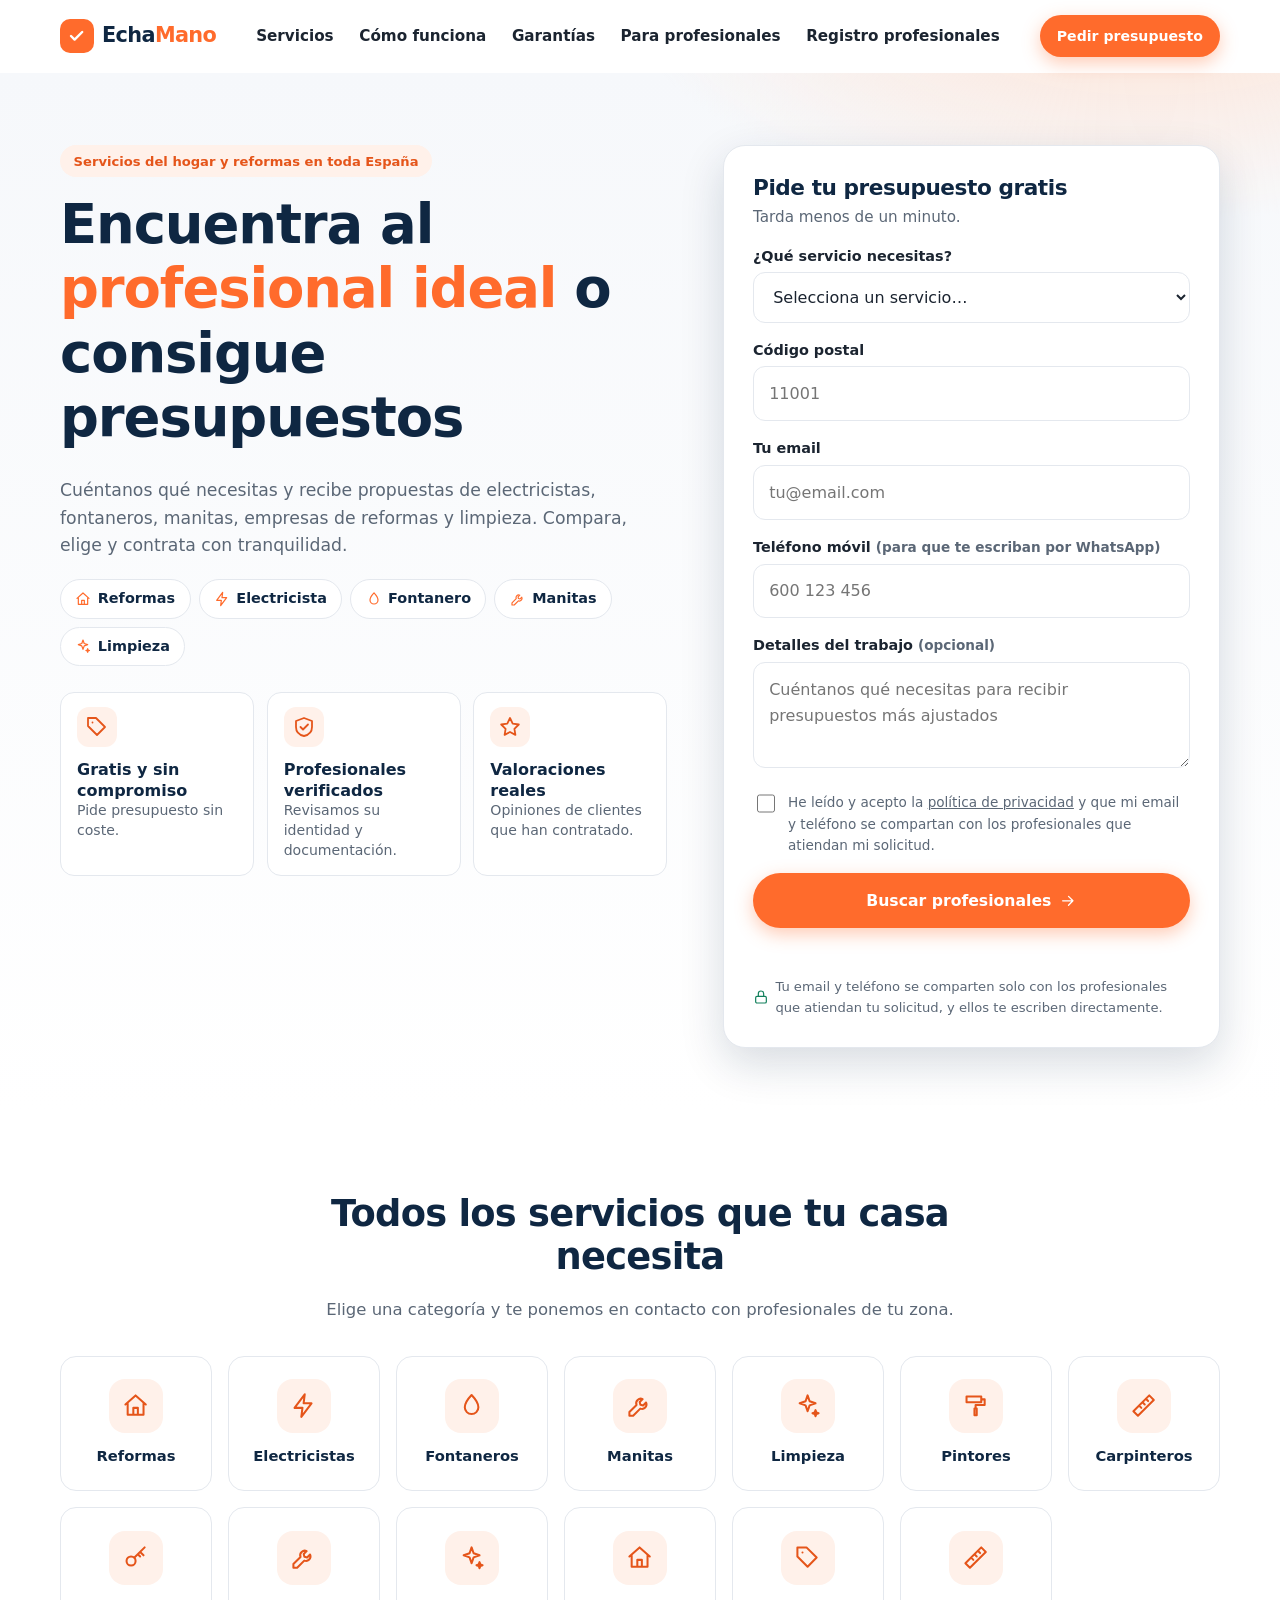
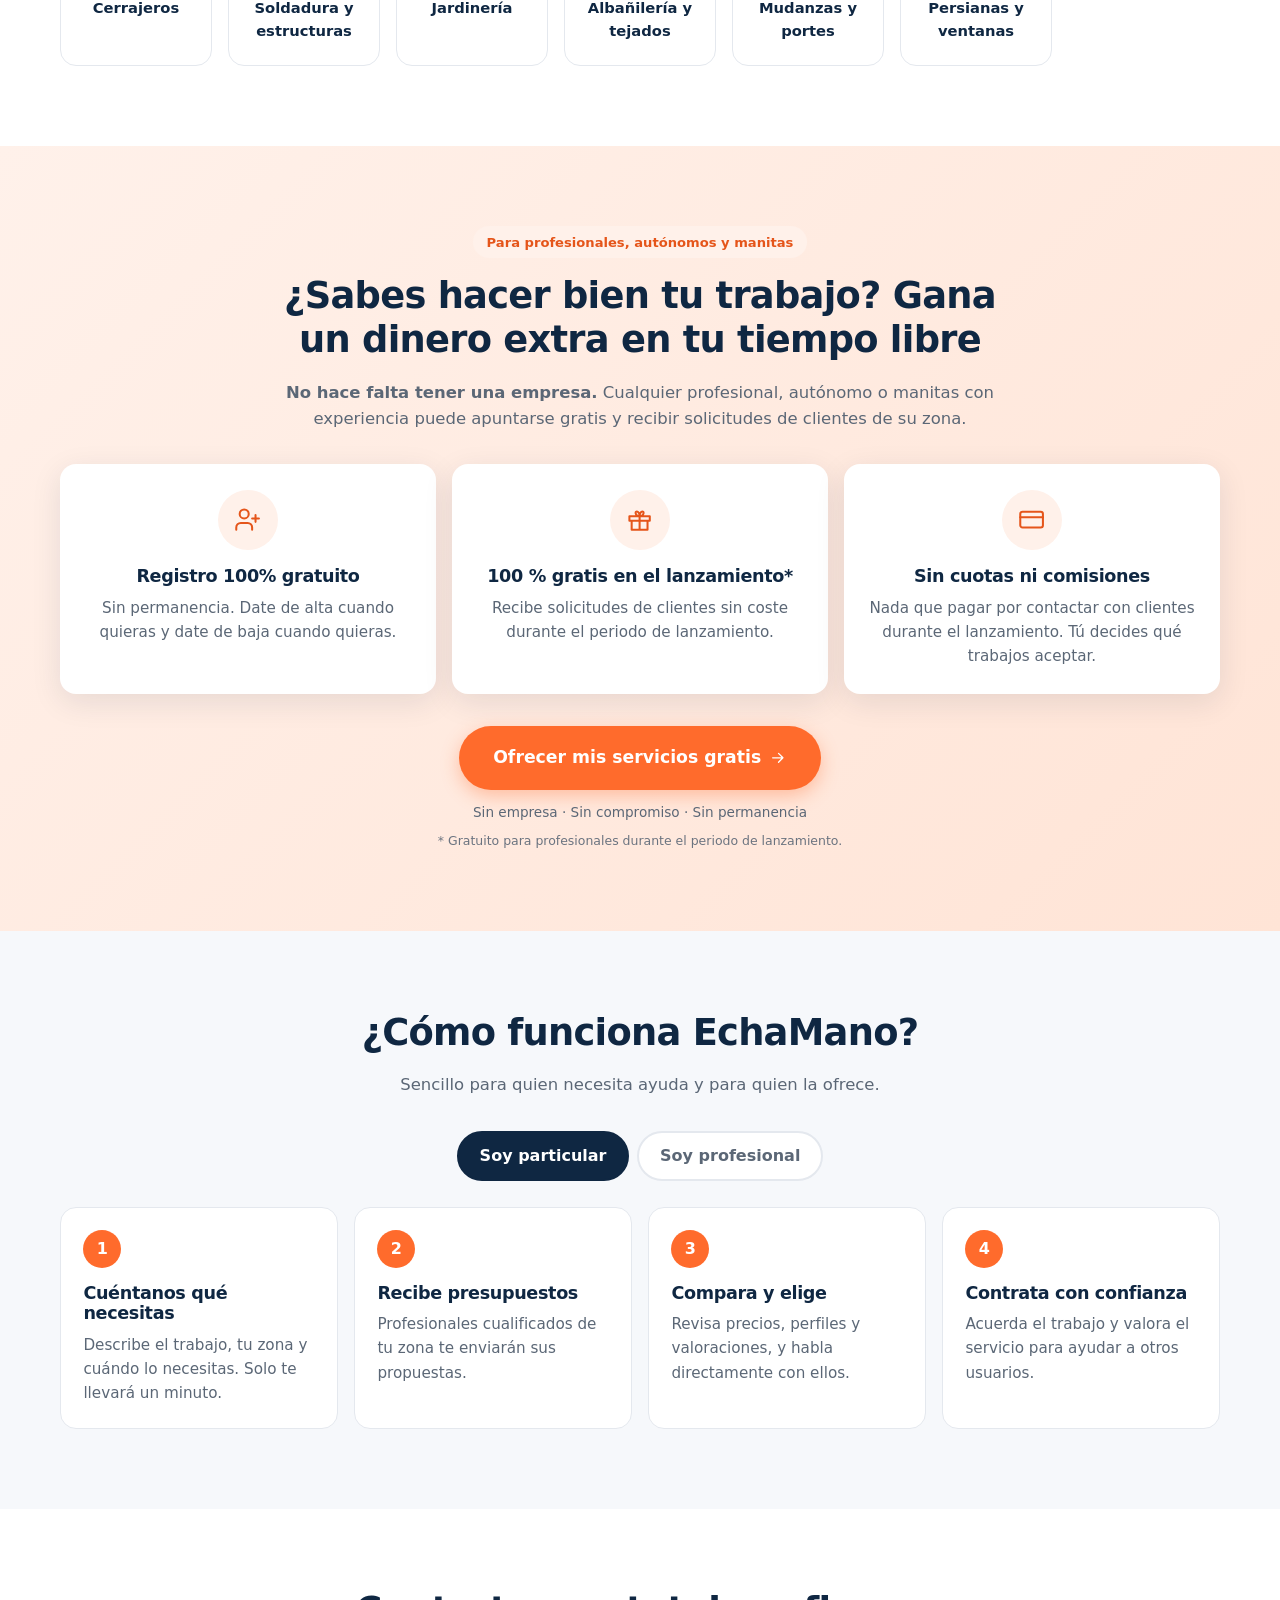
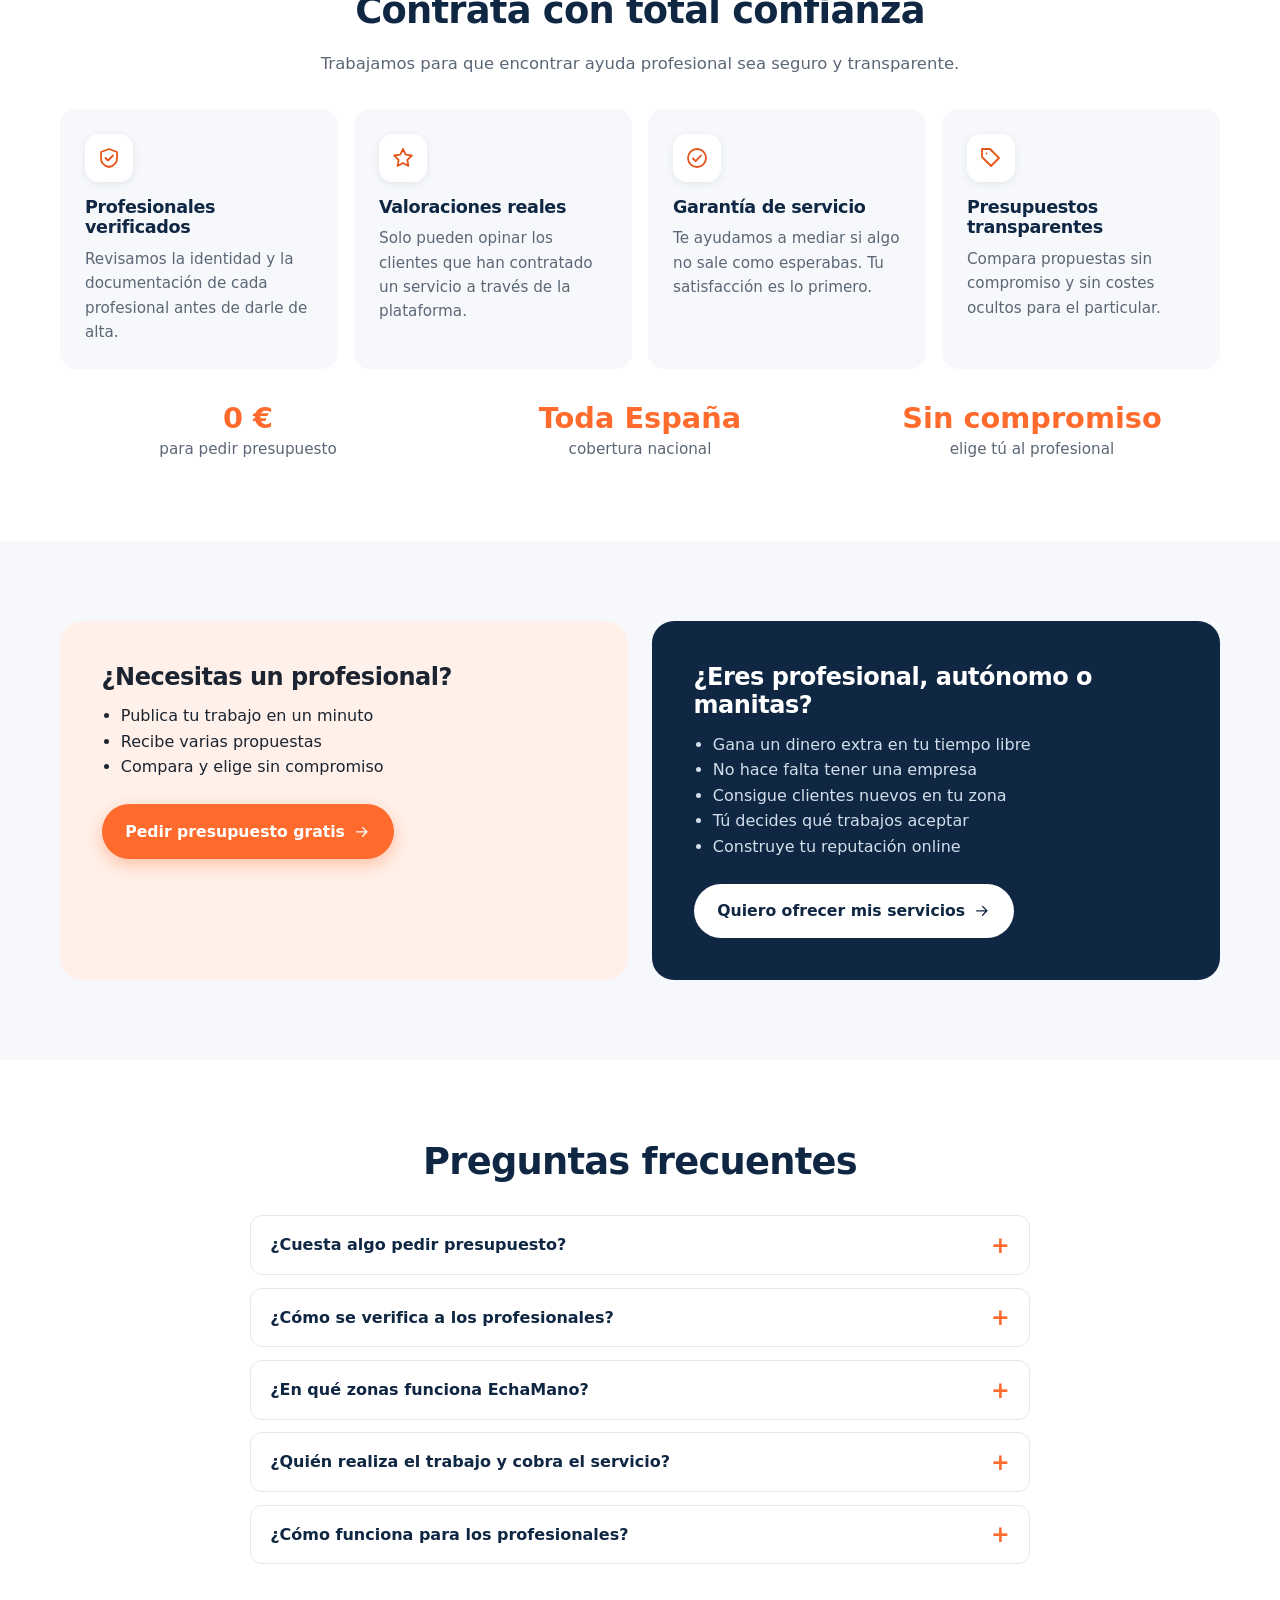
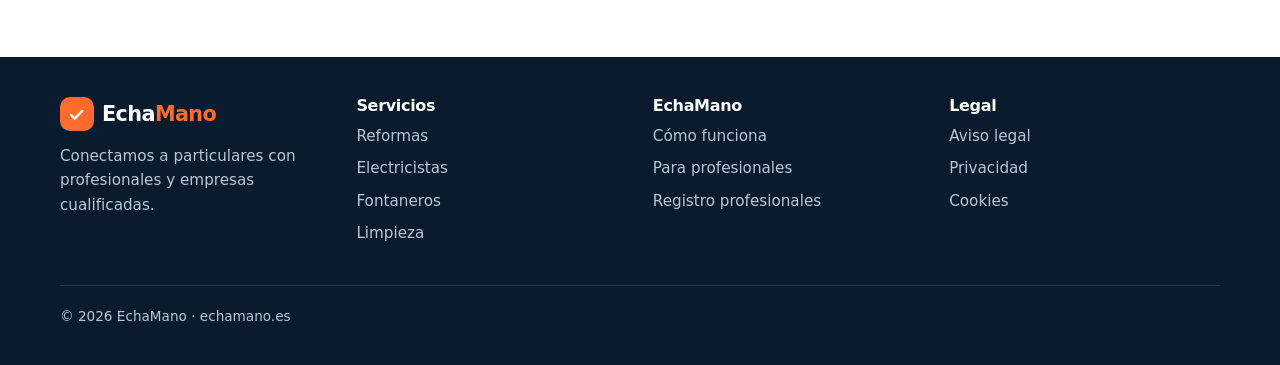
<file: index.html>
<!DOCTYPE html>
<html lang="es">
<head>
  <meta charset="utf-8">
  <meta name="viewport" content="width=device-width, initial-scale=1">
  <title>EchaMano | Profesionales y presupuestos para reformas y servicios del hogar</title>
  <meta name="description" content="Encuentra electricistas, fontaneros, manitas, empresas de reformas y limpieza cerca de ti. Compara presupuestos gratis de profesionales verificados en toda España.">
  <meta name="robots" content="index, follow, max-image-preview:large">
  <link rel="canonical" href="https://echamano.es/">
  <link rel="icon" href="/favicon.svg" type="image/svg+xml">
  <meta name="theme-color" content="#ff6b2c">

  <meta property="og:type" content="website">
  <meta property="og:locale" content="es_ES">
  <meta property="og:site_name" content="EchaMano">
  <meta property="og:title" content="EchaMano | Profesionales y presupuestos para tu hogar">
  <meta property="og:description" content="Pide presupuesto gratis a profesionales verificados: reformas, electricistas, fontaneros, manitas y limpieza.">
  <meta property="og:url" content="https://echamano.es/">
  <meta property="og:image" content="https://echamano.es/img/og-image.png">
  <meta property="og:image:width" content="1200">
  <meta property="og:image:height" content="630">
  <meta property="og:image:alt" content="EchaMano: encuentra al profesional ideal y recibe presupuestos gratis">
  <meta name="twitter:card" content="summary_large_image">
  <meta name="twitter:image" content="https://echamano.es/img/og-image.png">
  <meta name="twitter:title" content="EchaMano | Profesionales y presupuestos para tu hogar">
  <meta name="twitter:description" content="Compara presupuestos gratis de profesionales verificados cerca de ti.">

  <script>document.documentElement.classList.add('js');</script>
  <link rel="stylesheet" href="/css/styles.css">

  <script type="application/ld+json">
  {
    "@context": "https://schema.org",
    "@graph": [
      {
        "@type": "Organization",
        "@id": "https://echamano.es/#organization",
        "name": "EchaMano",
        "url": "https://echamano.es/",
        "logo": "https://echamano.es/favicon.svg",
        "description": "Plataforma que conecta a particulares con empresas y profesionales cualificados de servicios del hogar en España.",
        "areaServed": { "@type": "Country", "name": "España" }
      },
      {
        "@type": "WebSite",
        "@id": "https://echamano.es/#website",
        "url": "https://echamano.es/",
        "name": "EchaMano",
        "inLanguage": "es-ES",
        "publisher": { "@id": "https://echamano.es/#organization" }
      },
      {
        "@type": "Service",
        "@id": "https://echamano.es/#service",
        "serviceType": "Intermediación de servicios profesionales para el hogar",
        "name": "Presupuestos de reformas, electricistas, fontaneros, manitas y limpieza",
        "description": "Solicita presupuestos gratuitos y contacta con profesionales y empresas verificadas para reformas, reparaciones y limpieza.",
        "provider": { "@id": "https://echamano.es/#organization" },
        "areaServed": { "@type": "Country", "name": "España" },
        "audience": { "@type": "Audience", "audienceType": "Particulares y empresas" },
        "hasOfferCatalog": {
          "@type": "OfferCatalog",
          "name": "Categorías de servicios",
          "itemListElement": [
            { "@type": "Offer", "itemOffered": { "@type": "Service", "name": "Reformas integrales" } },
            { "@type": "Offer", "itemOffered": { "@type": "Service", "name": "Electricistas" } },
            { "@type": "Offer", "itemOffered": { "@type": "Service", "name": "Fontaneros" } },
            { "@type": "Offer", "itemOffered": { "@type": "Service", "name": "Manitas y reparaciones" } },
            { "@type": "Offer", "itemOffered": { "@type": "Service", "name": "Limpieza" } },
            { "@type": "Offer", "itemOffered": { "@type": "Service", "name": "Pintores" } },
            { "@type": "Offer", "itemOffered": { "@type": "Service", "name": "Carpinteros" } },
            { "@type": "Offer", "itemOffered": { "@type": "Service", "name": "Cerrajeros" } },
            { "@type": "Offer", "itemOffered": { "@type": "Service", "name": "Soldadura y montaje de estructuras" } },
            { "@type": "Offer", "itemOffered": { "@type": "Service", "name": "Jardinería" } },
            { "@type": "Offer", "itemOffered": { "@type": "Service", "name": "Albañilería y tejados" } },
            { "@type": "Offer", "itemOffered": { "@type": "Service", "name": "Mudanzas y portes" } },
            { "@type": "Offer", "itemOffered": { "@type": "Service", "name": "Persianas y ventanas" } },
            { "@type": "Offer", "itemOffered": { "@type": "Service", "name": "Climatización" } }
          ]
        }
      },
      {
        "@type": "FAQPage",
        "mainEntity": [
          { "@type": "Question", "name": "¿Cuesta algo pedir presupuesto?", "acceptedAnswer": { "@type": "Answer", "text": "No. Para los particulares, solicitar presupuestos es gratuito y sin compromiso." } },
          { "@type": "Question", "name": "¿Cómo se verifica a los profesionales?", "acceptedAnswer": { "@type": "Answer", "text": "Comprobamos su identidad y la documentación de su actividad antes de publicar su perfil." } },
          { "@type": "Question", "name": "¿En qué zonas funciona EchaMano?", "acceptedAnswer": { "@type": "Answer", "text": "Estamos ampliando la cobertura por toda España. Indícanos tu código postal y te avisaremos." } },
          { "@type": "Question", "name": "¿Quién realiza el trabajo y cobra el servicio?", "acceptedAnswer": { "@type": "Answer", "text": "El servicio lo presta y factura directamente el profesional o empresa que elijas. EchaMano actúa como plataforma de intermediación." } },
          { "@type": "Question", "name": "¿Cómo funciona para los profesionales?", "acceptedAnswer": { "@type": "Answer", "text": "No hace falta ser una empresa: cualquier profesional, autónomo o manitas con experiencia puede registrarse para ganar un dinero extra. El registro es 100 % gratuito y sin permanencia. Durante el lanzamiento, recibir solicitudes de clientes también es gratis para los profesionales." } }
        ]
      }
    ]
  }
  </script>
  <script async src="https://pagead2.googlesyndication.com/pagead/js/adsbygoogle.js?client=ca-pub-4755529541630410" crossorigin="anonymous"></script>
</head>
<body>
  <!-- Iconos (sprite SVG) -->
  <svg width="0" height="0" style="position:absolute" aria-hidden="true" focusable="false">
    <symbol id="i-check" viewBox="0 0 24 24"><path d="M5 12.5l4.5 4.5L19 7.5"/></symbol>
    <symbol id="i-menu" viewBox="0 0 24 24"><path d="M4 7h16M4 12h16M4 17h16"/></symbol>
    <symbol id="i-arrow" viewBox="0 0 24 24"><path d="M5 12h14M13 6l6 6-6 6"/></symbol>
    <symbol id="i-home" viewBox="0 0 24 24"><path d="M3 11l9-8 9 8M5 10v10h14V10M10 20v-6h4v6"/></symbol>
    <symbol id="i-bolt" viewBox="0 0 24 24"><path d="M13 2L4 14h7l-1 8 9-12h-7z"/></symbol>
    <symbol id="i-drop" viewBox="0 0 24 24"><path d="M12 2.7s6 6.3 6 10.8a6 6 0 0 1-12 0C6 9 12 2.7 12 2.7z"/></symbol>
    <symbol id="i-wrench" viewBox="0 0 24 24"><path d="M14.7 6.3a4 4 0 0 0-5.4 5.1L3 17.7V21h3.3l6.3-6.3a4 4 0 0 0 5.1-5.4l-2.6 2.6-2.4-.6-.6-2.4z"/></symbol>
    <symbol id="i-sparkle" viewBox="0 0 24 24"><path d="M12 3l1.8 5.2L19 10l-5.2 1.8L12 17l-1.8-5.2L5 10l5.2-1.8zM19 16l.7 2 2 .7-2 .7-.7 2-.7-2-2-.7 2-.7z"/></symbol>
    <symbol id="i-paint" viewBox="0 0 24 24"><path d="M4 4h13v5H4zM17 6.5h3v5h-8v3M11 14.5h2v6h-2z"/></symbol>
    <symbol id="i-ruler" viewBox="0 0 24 24"><path d="M3 17L17 3l4 4L7 21zM8 12l2 2M11 9l2 2M14 6l2 2"/></symbol>
    <symbol id="i-key" viewBox="0 0 24 24"><circle cx="8" cy="15" r="4"/><path d="M11 12l9-9M16 7l3 3M14 9l2 2"/></symbol>
    <symbol id="i-shield" viewBox="0 0 24 24"><path d="M12 3l8 3v6c0 5-3.5 8-8 9-4.5-1-8-4-8-9V6zM8.5 12l2.5 2.5L16 9.5"/></symbol>
    <symbol id="i-star" viewBox="0 0 24 24"><path d="M12 3l2.7 5.6 6.1.9-4.4 4.3 1 6.1L12 17l-5.4 2.9 1-6.1L3.2 9.5l6.1-.9z"/></symbol>
    <symbol id="i-handshake" viewBox="0 0 24 24"><circle cx="12" cy="12" r="9"/><path d="M8 12.5l2.7 2.7L16 9.5"/></symbol>
    <symbol id="i-tag" viewBox="0 0 24 24"><path d="M20 12l-8 8-9-9V3h8zM7.5 7.5h.01"/></symbol>
    <symbol id="i-gift" viewBox="0 0 24 24"><path d="M3 9h18v4H3zM5 13v8h14v-8M12 9v12M12 9S9 9 8.5 6.5 12 4 12 9zM12 9s3 0 3.5-2.5S12 4 12 9z"/></symbol>
    <symbol id="i-card" viewBox="0 0 24 24"><rect x="2" y="5" width="20" height="14" rx="2"/><path d="M2 10h20"/></symbol>
    <symbol id="i-user-plus" viewBox="0 0 24 24"><path d="M16 21v-2a4 4 0 0 0-4-4H6a4 4 0 0 0-4 4v2M9 11a4 4 0 1 0 0-8 4 4 0 0 0 0 8zM19 8v6M16 11h6"/></symbol>
    <symbol id="i-lock" viewBox="0 0 24 24"><rect x="4" y="11" width="16" height="10" rx="2"/><path d="M8 11V7a4 4 0 0 1 8 0v4"/></symbol>
  </svg>

  <a class="skip" href="#main">Saltar al contenido</a>

  <header class="site-header" id="top">
    <div class="container nav">
      <a class="logo" href="/" aria-label="EchaMano, inicio"><span class="logo-mark" aria-hidden="true"><svg class="icon"><use href="#i-check"/></svg></span><span>Echa<b>Mano</b></span></a>
      <a class="btn btn-primary btn-sm nav-cta" href="#presupuesto">Pedir presupuesto</a>
      <button class="nav-toggle" type="button" aria-label="Abrir menú" aria-expanded="false" aria-controls="nav-links"><svg class="icon"><use href="#i-menu"/></svg></button>
      <ul class="nav-links" id="nav-links">
        <li><a href="#servicios">Servicios</a></li>
        <li><a href="#como-funciona">Cómo funciona</a></li>
        <li><a href="#confianza">Garantías</a></li>
        <li><a href="#captacion">Para profesionales</a></li>
        <li><a href="/registro-profesionales.html">Registro profesionales</a></li>
      </ul>
    </div>
  </header>

  <main id="main">
    <!-- HERO -->
    <section class="hero" aria-labelledby="hero-title">
      <div class="container hero-grid">
        <div>
          <span class="eyebrow">Servicios del hogar y reformas en toda España</span>
          <h1 id="hero-title">Encuentra al <span>profesional ideal</span> o consigue presupuestos</h1>
          <p class="lead">Cuéntanos qué necesitas y recibe propuestas de electricistas, fontaneros, manitas, empresas de reformas y limpieza. Compara, elige y contrata con tranquilidad.</p>

          <ul class="chips" aria-label="Servicios más pedidos">
            <li><button class="chip" type="button" data-value="Reformas"><svg class="icon"><use href="#i-home"/></svg>Reformas</button></li>
            <li><button class="chip" type="button" data-value="Electricista"><svg class="icon"><use href="#i-bolt"/></svg>Electricista</button></li>
            <li><button class="chip" type="button" data-value="Fontanero"><svg class="icon"><use href="#i-drop"/></svg>Fontanero</button></li>
            <li><button class="chip" type="button" data-value="Manitas"><svg class="icon"><use href="#i-wrench"/></svg>Manitas</button></li>
            <li><button class="chip" type="button" data-value="Limpieza"><svg class="icon"><use href="#i-sparkle"/></svg>Limpieza</button></li>
          </ul>

          <ul class="benefits">
            <li class="benefit"><span class="icon-wrap"><svg class="icon"><use href="#i-tag"/></svg></span><div><strong>Gratis y sin compromiso</strong><span>Pide presupuesto sin coste.</span></div></li>
            <li class="benefit"><span class="icon-wrap"><svg class="icon"><use href="#i-shield"/></svg></span><div><strong>Profesionales verificados</strong><span>Revisamos su identidad y documentación.</span></div></li>
            <li class="benefit"><span class="icon-wrap"><svg class="icon"><use href="#i-star"/></svg></span><div><strong>Valoraciones reales</strong><span>Opiniones de clientes que han contratado.</span></div></li>
          </ul>
        </div>

        <!-- Flujo de solicitud -->
        <div class="request-card" id="presupuesto">
          <h2>Pide tu presupuesto gratis</h2>
          <p>Tarda menos de un minuto.</p>
          <form id="buscador" name="presupuestos" method="POST" action="/gracias.html" data-netlify="true" data-netlify-honeypot="bot-field" novalidate>
            <input type="hidden" name="form-name" value="presupuestos">
            <p class="hp" aria-hidden="true"><label>No rellenar: <input name="bot-field" tabindex="-1" autocomplete="off"></label></p>

            <div class="field">
              <label for="servicio">¿Qué servicio necesitas?</label>
              <select id="servicio" name="servicio" required>
                <option value="">Selecciona un servicio…</option>
                <option>Reformas</option>
                <option>Electricista</option>
                <option>Fontanero</option>
                <option>Manitas</option>
                <option>Limpieza</option>
                <option>Pintor</option>
                <option>Carpintero</option>
                <option>Cerrajero</option>
                <option>Climatización</option>
                <option>Soldadura y montaje de estructuras</option>
                <option>Jardinería</option>
                <option>Albañilería y tejados</option>
                <option>Mudanzas y portes</option>
                <option>Persianas y ventanas</option>
                <option>Otro servicio</option>
              </select>
            </div>
            <div class="field">
              <label for="cp">Código postal</label>
              <input id="cp" name="cp" inputmode="numeric" maxlength="5" pattern="[0-9]{5}" autocomplete="postal-code" placeholder="11001" required>
            </div>
            <div class="field">
              <label for="email">Tu email</label>
              <input id="email" name="email" type="email" autocomplete="email" placeholder="tu@email.com" required>
            </div>
            <div class="field">
              <label for="telefono">Teléfono móvil <span class="small">(para que te escriban por WhatsApp)</span></label>
              <input id="telefono" name="telefono" type="tel" inputmode="tel" autocomplete="tel" placeholder="600 123 456" required>
            </div>
            <div class="field">
              <label for="descripcion">Detalles del trabajo <span class="small">(opcional)</span></label>
              <textarea id="descripcion" name="descripcion" rows="3" maxlength="1000" placeholder="Cuéntanos qué necesitas para recibir presupuestos más ajustados"></textarea>
            </div>
            <label class="check" for="privacidad">
              <input id="privacidad" name="privacidad" type="checkbox" value="aceptada" required>
              <span>He leído y acepto la <a href="/politica-de-privacidad.html">política de privacidad</a> y que mi email y teléfono se compartan con los profesionales que atiendan mi solicitud.</span>
            </label>
            <button class="btn btn-primary btn-block" type="submit">Buscar profesionales <svg class="icon" aria-hidden="true"><use href="#i-arrow"/></svg></button>
            <p id="form-msg" class="form-msg" role="status" aria-live="polite"></p>
            <p class="form-note"><svg class="icon" aria-hidden="true"><use href="#i-lock"/></svg>Tu email y teléfono se comparten solo con los profesionales que atiendan tu solicitud, y ellos te escriben directamente.</p>
          </form>
        </div>
      </div>
    </section>

    <!-- CATEGORÍAS -->
    <section id="servicios" aria-labelledby="servicios-title">
      <div class="container">
        <div class="section-head" data-reveal>
          <h2 id="servicios-title">Todos los servicios que tu casa necesita</h2>
          <p>Elige una categoría y te ponemos en contacto con profesionales de tu zona.</p>
        </div>
        <div class="cat-grid">
          <button class="cat" type="button" data-value="Reformas" aria-pressed="false" data-reveal><span class="icon-wrap"><svg class="icon" aria-hidden="true"><use href="#i-home"/></svg></span>Reformas</button>
          <button class="cat" type="button" data-value="Electricista" aria-pressed="false" data-reveal style="--d:.05s"><span class="icon-wrap"><svg class="icon" aria-hidden="true"><use href="#i-bolt"/></svg></span>Electricistas</button>
          <button class="cat" type="button" data-value="Fontanero" aria-pressed="false" data-reveal style="--d:.1s"><span class="icon-wrap"><svg class="icon" aria-hidden="true"><use href="#i-drop"/></svg></span>Fontaneros</button>
          <button class="cat" type="button" data-value="Manitas" aria-pressed="false" data-reveal style="--d:.15s"><span class="icon-wrap"><svg class="icon" aria-hidden="true"><use href="#i-wrench"/></svg></span>Manitas</button>
          <button class="cat" type="button" data-value="Limpieza" aria-pressed="false" data-reveal style="--d:.2s"><span class="icon-wrap"><svg class="icon" aria-hidden="true"><use href="#i-sparkle"/></svg></span>Limpieza</button>
          <button class="cat" type="button" data-value="Pintor" aria-pressed="false" data-reveal style="--d:.25s"><span class="icon-wrap"><svg class="icon" aria-hidden="true"><use href="#i-paint"/></svg></span>Pintores</button>
          <button class="cat" type="button" data-value="Carpintero" aria-pressed="false" data-reveal style="--d:.3s"><span class="icon-wrap"><svg class="icon" aria-hidden="true"><use href="#i-ruler"/></svg></span>Carpinteros</button>
          <button class="cat" type="button" data-value="Cerrajero" aria-pressed="false" data-reveal style="--d:.35s"><span class="icon-wrap"><svg class="icon" aria-hidden="true"><use href="#i-key"/></svg></span>Cerrajeros</button>
          <button class="cat" type="button" data-value="Soldadura y montaje de estructuras" aria-pressed="false" data-reveal style="--d:0.40s"><span class="icon-wrap"><svg class="icon" aria-hidden="true"><use href="#i-wrench"/></svg></span>Soldadura y estructuras</button>
          <button class="cat" type="button" data-value="Jardinería" aria-pressed="false" data-reveal style="--d:0.45s"><span class="icon-wrap"><svg class="icon" aria-hidden="true"><use href="#i-sparkle"/></svg></span>Jardinería</button>
          <button class="cat" type="button" data-value="Albañilería y tejados" aria-pressed="false" data-reveal style="--d:0.50s"><span class="icon-wrap"><svg class="icon" aria-hidden="true"><use href="#i-home"/></svg></span>Albañilería y tejados</button>
          <button class="cat" type="button" data-value="Mudanzas y portes" aria-pressed="false" data-reveal style="--d:0.55s"><span class="icon-wrap"><svg class="icon" aria-hidden="true"><use href="#i-tag"/></svg></span>Mudanzas y portes</button>
          <button class="cat" type="button" data-value="Persianas y ventanas" aria-pressed="false" data-reveal style="--d:0.60s"><span class="icon-wrap"><svg class="icon" aria-hidden="true"><use href="#i-ruler"/></svg></span>Persianas y ventanas</button>
        </div>
      </div>
    </section>

    <!-- CAPTACIÓN PROFESIONALES (B2B) -->
    <section id="captacion" class="pro-band" aria-labelledby="captacion-title">
      <div class="container">
        <div class="section-head" data-reveal>
          <span class="eyebrow">Para profesionales, autónomos y manitas</span>
          <h2 id="captacion-title">¿Sabes hacer bien tu trabajo? Gana un dinero extra en tu tiempo libre</h2>
          <p><strong>No hace falta tener una empresa.</strong> Cualquier profesional, autónomo o manitas con experiencia puede apuntarse gratis y recibir solicitudes de clientes de su zona.</p>
        </div>
        <ul class="perks">
          <li class="perk" data-reveal>
            <div class="perk-ico" aria-hidden="true"><svg class="icon"><use href="#i-user-plus"/></svg></div>
            <h3>Registro 100% gratuito</h3>
            <p>Sin permanencia. Date de alta cuando quieras y date de baja cuando quieras.</p>
          </li>
          <li class="perk" data-reveal style="--d:.1s">
            <div class="perk-ico" aria-hidden="true"><svg class="icon"><use href="#i-gift"/></svg></div>
            <h3>100 % gratis en el lanzamiento*</h3>
            <p>Recibe solicitudes de clientes sin coste durante el periodo de lanzamiento.</p>
          </li>
          <li class="perk" data-reveal style="--d:.2s">
            <div class="perk-ico" aria-hidden="true"><svg class="icon"><use href="#i-card"/></svg></div>
            <h3>Sin cuotas ni comisiones</h3>
            <p>Nada que pagar por contactar con clientes durante el lanzamiento. Tú decides qué trabajos aceptar.</p>
          </li>
        </ul>
        <div class="pro-band-cta" data-reveal>
          <a class="btn btn-primary btn-lg" href="/registro-profesionales.html">Ofrecer mis servicios gratis <svg class="icon" aria-hidden="true"><use href="#i-arrow"/></svg></a>
          <p class="small">Sin empresa · Sin compromiso · Sin permanencia</p>
          <p class="small promo-note">* Gratuito para profesionales durante el periodo de lanzamiento.</p>
        </div>
      </div>
    </section>

    <!-- CÓMO FUNCIONA -->
    <section id="como-funciona" class="bg-soft" aria-labelledby="como-title">
      <div class="container">
        <div class="section-head" data-reveal>
          <h2 id="como-title">¿Cómo funciona EchaMano?</h2>
          <p>Sencillo para quien necesita ayuda y para quien la ofrece.</p>
        </div>
        <div class="tabs" role="tablist" aria-label="Tipo de usuario">
          <button class="tab" role="tab" id="tab-part" aria-selected="true" aria-controls="steps-part" tabindex="0">Soy particular</button>
          <button class="tab" role="tab" id="tab-pro" aria-selected="false" aria-controls="steps-pro" tabindex="-1">Soy profesional</button>
        </div>
        <ol class="steps" id="steps-part" role="tabpanel" aria-labelledby="tab-part">
          <li class="step"><h3>Cuéntanos qué necesitas</h3><p>Describe el trabajo, tu zona y cuándo lo necesitas. Solo te llevará un minuto.</p></li>
          <li class="step"><h3>Recibe presupuestos</h3><p>Profesionales cualificados de tu zona te enviarán sus propuestas.</p></li>
          <li class="step"><h3>Compara y elige</h3><p>Revisa precios, perfiles y valoraciones, y habla directamente con ellos.</p></li>
          <li class="step"><h3>Contrata con confianza</h3><p>Acuerda el trabajo y valora el servicio para ayudar a otros usuarios.</p></li>
        </ol>
        <ol class="steps" id="steps-pro" role="tabpanel" aria-labelledby="tab-pro" hidden>
          <li class="step"><h3>Crea tu perfil</h3><p>Cuéntanos qué sabes hacer y dónde trabajas. No necesitas una empresa: vale con ser profesional, autónomo o manitas con experiencia.</p></li>
          <li class="step"><h3>Verificamos tus datos</h3><p>Comprobamos tu identidad y documentación para generar confianza.</p></li>
          <li class="step"><h3>Recibe solicitudes</h3><p>Accede a trabajos reales de clientes de tu zona y envía tu presupuesto.</p></li>
          <li class="step"><h3>Consigue clientes y reseñas</h3><p>Cierra trabajos y construye tu reputación con valoraciones reales.</p></li>
        </ol>
      </div>
    </section>

    <!-- CONFIANZA -->
    <section id="confianza" aria-labelledby="confianza-title">
      <div class="container">
        <div class="section-head" data-reveal>
          <h2 id="confianza-title">Contrata con total confianza</h2>
          <p>Trabajamos para que encontrar ayuda profesional sea seguro y transparente.</p>
        </div>
        <div class="trust-grid">
          <div class="trust" data-reveal><span class="icon-wrap"><svg class="icon" aria-hidden="true"><use href="#i-shield"/></svg></span><h3>Profesionales verificados</h3><p>Revisamos la identidad y la documentación de cada profesional antes de darle de alta.</p></div>
          <div class="trust" data-reveal style="--d:.08s"><span class="icon-wrap"><svg class="icon" aria-hidden="true"><use href="#i-star"/></svg></span><h3>Valoraciones reales</h3><p>Solo pueden opinar los clientes que han contratado un servicio a través de la plataforma.</p></div>
          <div class="trust" data-reveal style="--d:.16s"><span class="icon-wrap"><svg class="icon" aria-hidden="true"><use href="#i-handshake"/></svg></span><h3>Garantía de servicio</h3><p>Te ayudamos a mediar si algo no sale como esperabas. Tu satisfacción es lo primero.</p></div>
          <div class="trust" data-reveal style="--d:.24s"><span class="icon-wrap"><svg class="icon" aria-hidden="true"><use href="#i-tag"/></svg></span><h3>Presupuestos transparentes</h3><p>Compara propuestas sin compromiso y sin costes ocultos para el particular.</p></div>
        </div>
        <div class="stats" data-reveal>
          <div class="stat"><strong>0 €</strong><span>para pedir presupuesto</span></div>
          <div class="stat"><strong>Toda España</strong><span>cobertura nacional</span></div>
          <div class="stat"><strong>Sin compromiso</strong><span>elige tú al profesional</span></div>
        </div>
      </div>
    </section>

    <!-- CTAs diferenciadas -->
    <section id="profesionales" class="bg-soft" aria-label="Empieza con EchaMano">
      <div class="container cta-grid">
        <div class="cta-box cta-client" data-reveal>
          <h2>¿Necesitas un profesional?</h2>
          <ul>
            <li>Publica tu trabajo en un minuto</li>
            <li>Recibe varias propuestas</li>
            <li>Compara y elige sin compromiso</li>
          </ul>
          <a class="btn btn-primary" href="#presupuesto">Pedir presupuesto gratis <svg class="icon" aria-hidden="true"><use href="#i-arrow"/></svg></a>
        </div>
        <div class="cta-box cta-pro" data-reveal style="--d:.1s">
          <h2>¿Eres profesional, autónomo o manitas?</h2>
          <ul>
            <li>Gana un dinero extra en tu tiempo libre</li>
            <li>No hace falta tener una empresa</li>
            <li>Consigue clientes nuevos en tu zona</li>
            <li>Tú decides qué trabajos aceptar</li>
            <li>Construye tu reputación online</li>
          </ul>
          <a class="btn btn-light" href="/registro-profesionales.html">Quiero ofrecer mis servicios <svg class="icon" aria-hidden="true"><use href="#i-arrow"/></svg></a>
        </div>
      </div>
    </section>

    <!-- FAQ -->
    <section aria-labelledby="faq-title">
      <div class="container faq">
        <div class="section-head" data-reveal><h2 id="faq-title">Preguntas frecuentes</h2></div>
        <details><summary>¿Cuesta algo pedir presupuesto?</summary><p>No. Para los particulares, solicitar presupuestos es gratuito y sin compromiso.</p></details>
        <details><summary>¿Cómo se verifica a los profesionales?</summary><p>Comprobamos su identidad y la documentación de su actividad antes de publicar su perfil.</p></details>
        <details><summary>¿En qué zonas funciona EchaMano?</summary><p>Estamos ampliando la cobertura por toda España. Indícanos tu código postal y te avisaremos.</p></details>
        <details><summary>¿Quién realiza el trabajo y cobra el servicio?</summary><p>El servicio lo presta y factura directamente el profesional o empresa que elijas. EchaMano actúa como plataforma de intermediación.</p></details>
        <details><summary>¿Cómo funciona para los profesionales?</summary><p>No hace falta ser una empresa: cualquier profesional, autónomo o manitas con experiencia puede registrarse para ganar un dinero extra. El registro es 100 % gratuito y sin permanencia. Durante el lanzamiento, recibir solicitudes de clientes también es gratis para los profesionales.</p></details>
      </div>
    </section>
  </main>

  <footer class="site-footer">
    <div class="container">
      <div class="footer-grid">
        <div class="footer-brand">
          <a class="logo" href="/"><span class="logo-mark" aria-hidden="true"><svg class="icon"><use href="#i-check"/></svg></span><span>Echa<b>Mano</b></span></a>
          <p style="margin-top:.8rem">Conectamos a particulares con profesionales y empresas cualificadas.</p>
        </div>
        <nav aria-label="Servicios"><h3>Servicios</h3><ul><li><a href="#servicios">Reformas</a></li><li><a href="#servicios">Electricistas</a></li><li><a href="#servicios">Fontaneros</a></li><li><a href="#servicios">Limpieza</a></li></ul></nav>
        <nav aria-label="EchaMano"><h3>EchaMano</h3><ul><li><a href="#como-funciona">Cómo funciona</a></li><li><a href="#captacion">Para profesionales</a></li><li><a href="/registro-profesionales.html">Registro profesionales</a></li></ul></nav>
        <nav aria-label="Legal"><h3>Legal</h3><ul><li><a href="/aviso-legal.html">Aviso legal</a></li><li><a href="/politica-de-privacidad.html">Privacidad</a></li><li><a href="/cookies.html">Cookies</a></li></ul></nav>
      </div>
      <p class="copy">© <span id="year">2026</span> EchaMano · echamano.es</p>
    </div>
  </footer>

  <script src="/js/main.js" defer></script>
</body>
</html>
</file>
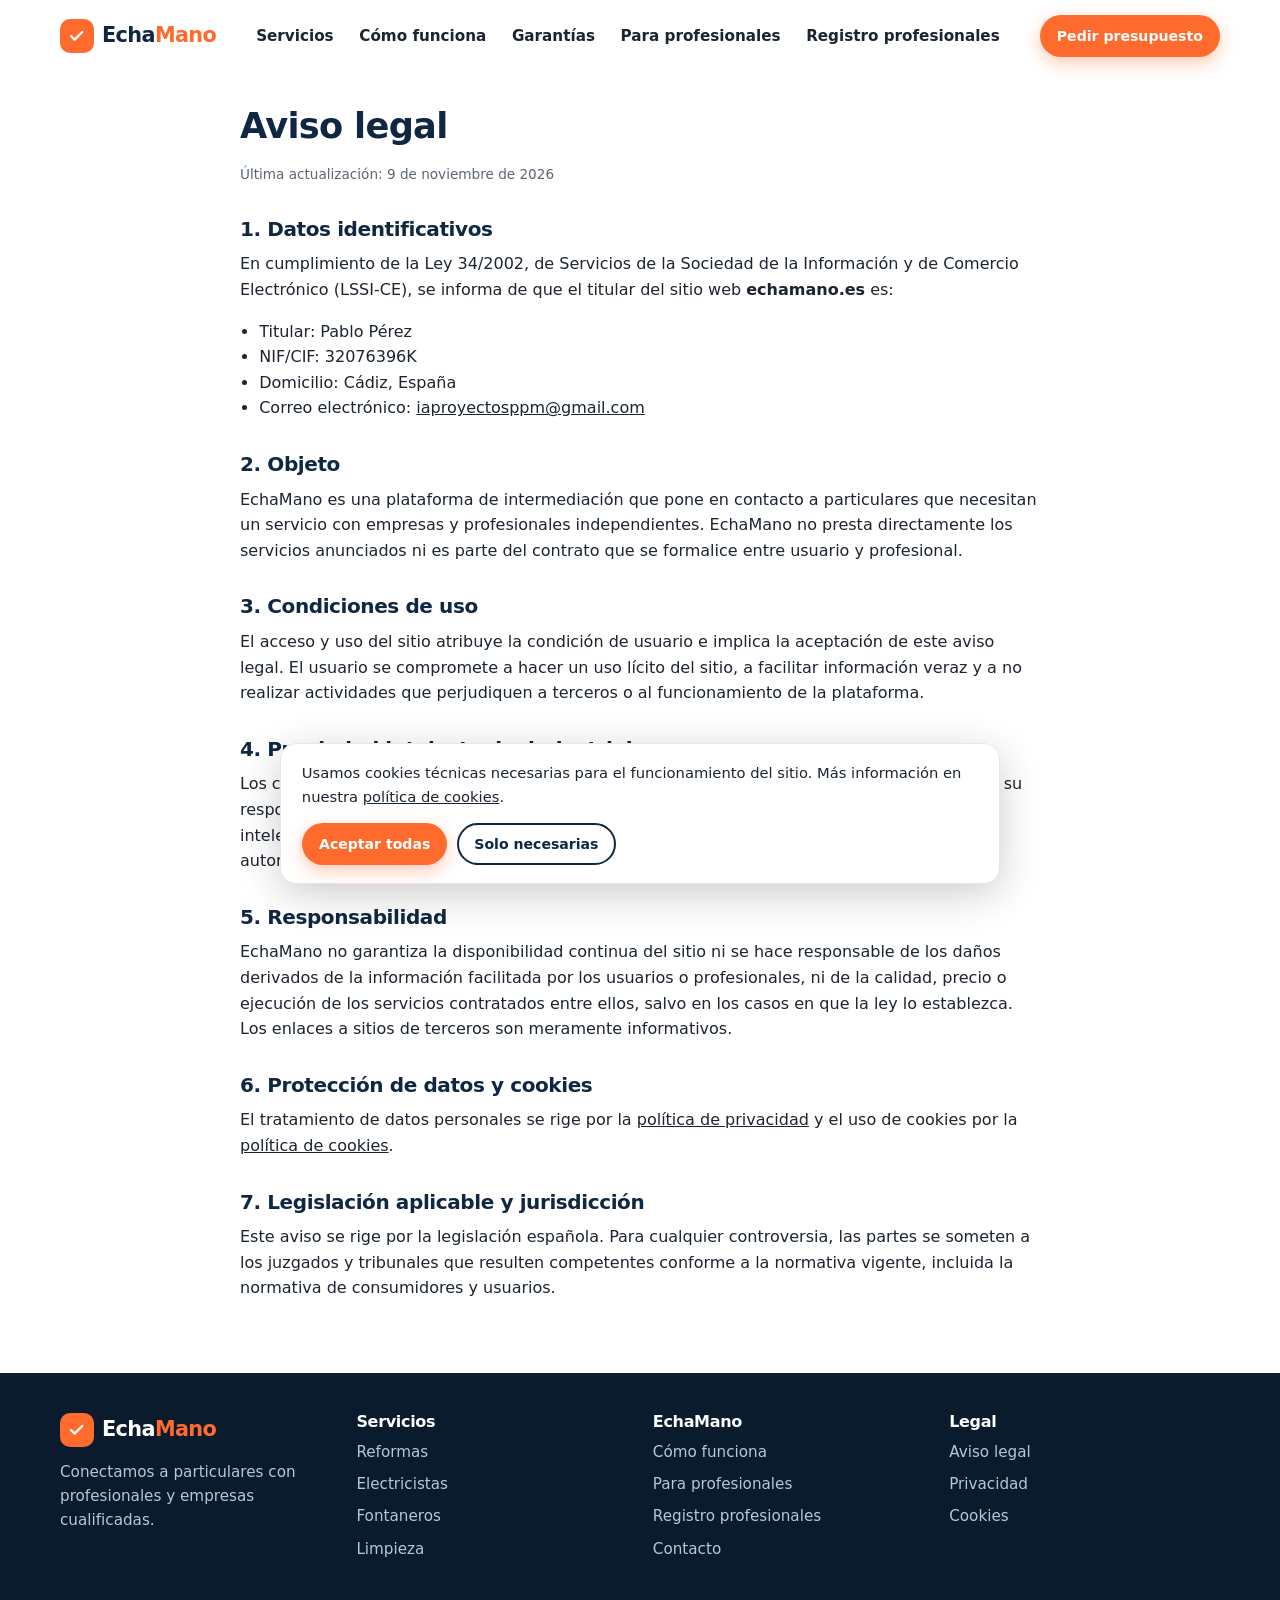
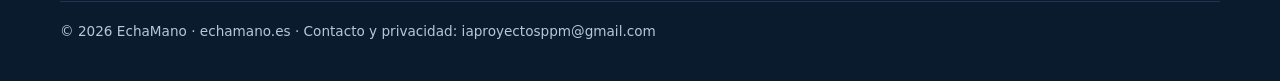
<file: aviso-legal.html>
<!DOCTYPE html>
<html lang="es">
<head>
  <meta charset="utf-8">
  <meta name="viewport" content="width=device-width, initial-scale=1">
  <title>Aviso legal | EchaMano</title>
  <meta name="description" content="Aviso legal de echamano.es: titular del sitio web, condiciones de uso, propiedad intelectual y responsabilidad.">
  <meta name="robots" content="index, follow">
  <link rel="canonical" href="https://echamano.es/aviso-legal.html">
  <link rel="icon" href="/favicon.svg" type="image/svg+xml">
  <meta property="og:type" content="website">
  <meta property="og:title" content="Aviso legal | EchaMano">
  <meta property="og:description" content="Información legal del titular y condiciones de uso de echamano.es.">
  <meta property="og:url" content="https://echamano.es/aviso-legal.html">
  <meta name="theme-color" content="#ff6b2c">
  <script>document.documentElement.classList.add('js');</script>
  <link rel="stylesheet" href="/css/styles.css">
  <script async src="https://pagead2.googlesyndication.com/pagead/js/adsbygoogle.js?client=ca-pub-4755529541630410" crossorigin="anonymous"></script>
</head>
<body>
  <header class="site-header" id="top">
    <div class="container nav">
      <a class="logo" href="/" aria-label="EchaMano, inicio"><span class="logo-mark" aria-hidden="true"><svg class="icon" viewBox="0 0 24 24"><path d="M5 12.5l4.5 4.5L19 7.5"/></svg></span><span>Echa<b>Mano</b></span></a>
      <a class="btn btn-primary btn-sm nav-cta" href="/#presupuesto">Pedir presupuesto</a>
      <button class="nav-toggle" type="button" aria-label="Abrir menú" aria-expanded="false" aria-controls="nav-links"><svg class="icon" viewBox="0 0 24 24"><path d="M4 7h16M4 12h16M4 17h16"/></svg></button>
      <ul class="nav-links" id="nav-links">
        <li><a href="/#servicios">Servicios</a></li>
        <li><a href="/#como-funciona">Cómo funciona</a></li>
        <li><a href="/#confianza">Garantías</a></li>
        <li><a href="/#captacion">Para profesionales</a></li>
        <li><a href="/registro-profesionales.html">Registro profesionales</a></li>
      </ul>
    </div>
  </header>

  <main class="container legal">
    <h1>Aviso legal</h1>
    <p class="small">Última actualización: 9 de noviembre de 2026</p>

    <h2>1. Datos identificativos</h2>
    <p>En cumplimiento de la Ley 34/2002, de Servicios de la Sociedad de la Información y de Comercio Electrónico (LSSI-CE), se informa de que el titular del sitio web <strong>echamano.es</strong> es:</p>
    <ul>
      <li>Titular: Pablo Pérez</li>
      <li>NIF/CIF: 32076396K</li>
      <li>Domicilio: Cádiz, España</li>
      <li>Correo electrónico: <a href="mailto:iaproyectosppm@gmail.com">iaproyectosppm@gmail.com</a></li>
    </ul>

    <h2>2. Objeto</h2>
    <p>EchaMano es una plataforma de intermediación que pone en contacto a particulares que necesitan un servicio con empresas y profesionales independientes. EchaMano no presta directamente los servicios anunciados ni es parte del contrato que se formalice entre usuario y profesional.</p>

    <h2>3. Condiciones de uso</h2>
    <p>El acceso y uso del sitio atribuye la condición de usuario e implica la aceptación de este aviso legal. El usuario se compromete a hacer un uso lícito del sitio, a facilitar información veraz y a no realizar actividades que perjudiquen a terceros o al funcionamiento de la plataforma.</p>

    <h2>4. Propiedad intelectual e industrial</h2>
    <p>Los contenidos, diseños, textos, logotipos, marcas y código de echamano.es son titularidad de su responsable o de terceros licenciantes y están protegidos por la normativa de propiedad intelectual e industrial. Queda prohibida su reproducción, distribución o transformación sin autorización expresa.</p>

    <h2>5. Responsabilidad</h2>
    <p>EchaMano no garantiza la disponibilidad continua del sitio ni se hace responsable de los daños derivados de la información facilitada por los usuarios o profesionales, ni de la calidad, precio o ejecución de los servicios contratados entre ellos, salvo en los casos en que la ley lo establezca. Los enlaces a sitios de terceros son meramente informativos.</p>

    <h2>6. Protección de datos y cookies</h2>
    <p>El tratamiento de datos personales se rige por la <a href="/politica-de-privacidad.html">política de privacidad</a> y el uso de cookies por la <a href="/cookies.html">política de cookies</a>.</p>

    <h2>7. Legislación aplicable y jurisdicción</h2>
    <p>Este aviso se rige por la legislación española. Para cualquier controversia, las partes se someten a los juzgados y tribunales que resulten competentes conforme a la normativa vigente, incluida la normativa de consumidores y usuarios.</p>
  </main>

  <footer class="site-footer">
    <div class="container">
      <div class="footer-grid">
        <div class="footer-brand">
          <a class="logo" href="/" aria-label="EchaMano, inicio"><span class="logo-mark" aria-hidden="true"><svg class="icon" viewBox="0 0 24 24"><path d="M5 12.5l4.5 4.5L19 7.5"/></svg></span><span>Echa<b>Mano</b></span></a>
          <p style="margin-top:.8rem">Conectamos a particulares con profesionales y empresas cualificadas.</p>
        </div>
        <nav aria-label="Servicios"><h3>Servicios</h3><ul><li><a href="/#servicios">Reformas</a></li><li><a href="/#servicios">Electricistas</a></li><li><a href="/#servicios">Fontaneros</a></li><li><a href="/#servicios">Limpieza</a></li></ul></nav>
        <nav aria-label="EchaMano"><h3>EchaMano</h3><ul><li><a href="/#como-funciona">Cómo funciona</a></li><li><a href="/#captacion">Para profesionales</a></li><li><a href="/registro-profesionales.html">Registro profesionales</a></li><li><a href="mailto:iaproyectosppm@gmail.com">Contacto</a></li></ul></nav>
        <nav aria-label="Legal"><h3>Legal</h3><ul><li><a href="/aviso-legal.html">Aviso legal</a></li><li><a href="/politica-de-privacidad.html">Privacidad</a></li><li><a href="/cookies.html">Cookies</a></li></ul></nav>
      </div>
      <p class="copy">© <span id="year">2026</span> EchaMano · echamano.es · Contacto y privacidad: <a href="mailto:iaproyectosppm@gmail.com">iaproyectosppm@gmail.com</a></p>
    </div>
  </footer>
  <div id="cookie-banner" class="cookie-banner" role="dialog" aria-label="Aviso de cookies">
    <p>Usamos cookies técnicas necesarias para el funcionamiento del sitio. Más información en nuestra <a href="/cookies.html">política de cookies</a>.</p>
    <div class="cookie-actions">
      <button id="cookie-accept" class="btn btn-primary btn-sm" type="button">Aceptar todas</button>
      <button id="cookie-reject" class="btn btn-outline btn-sm" type="button">Solo necesarias</button>
    </div>
  </div>

  <script src="/js/main.js" defer></script>
</body>
</html>
</file>
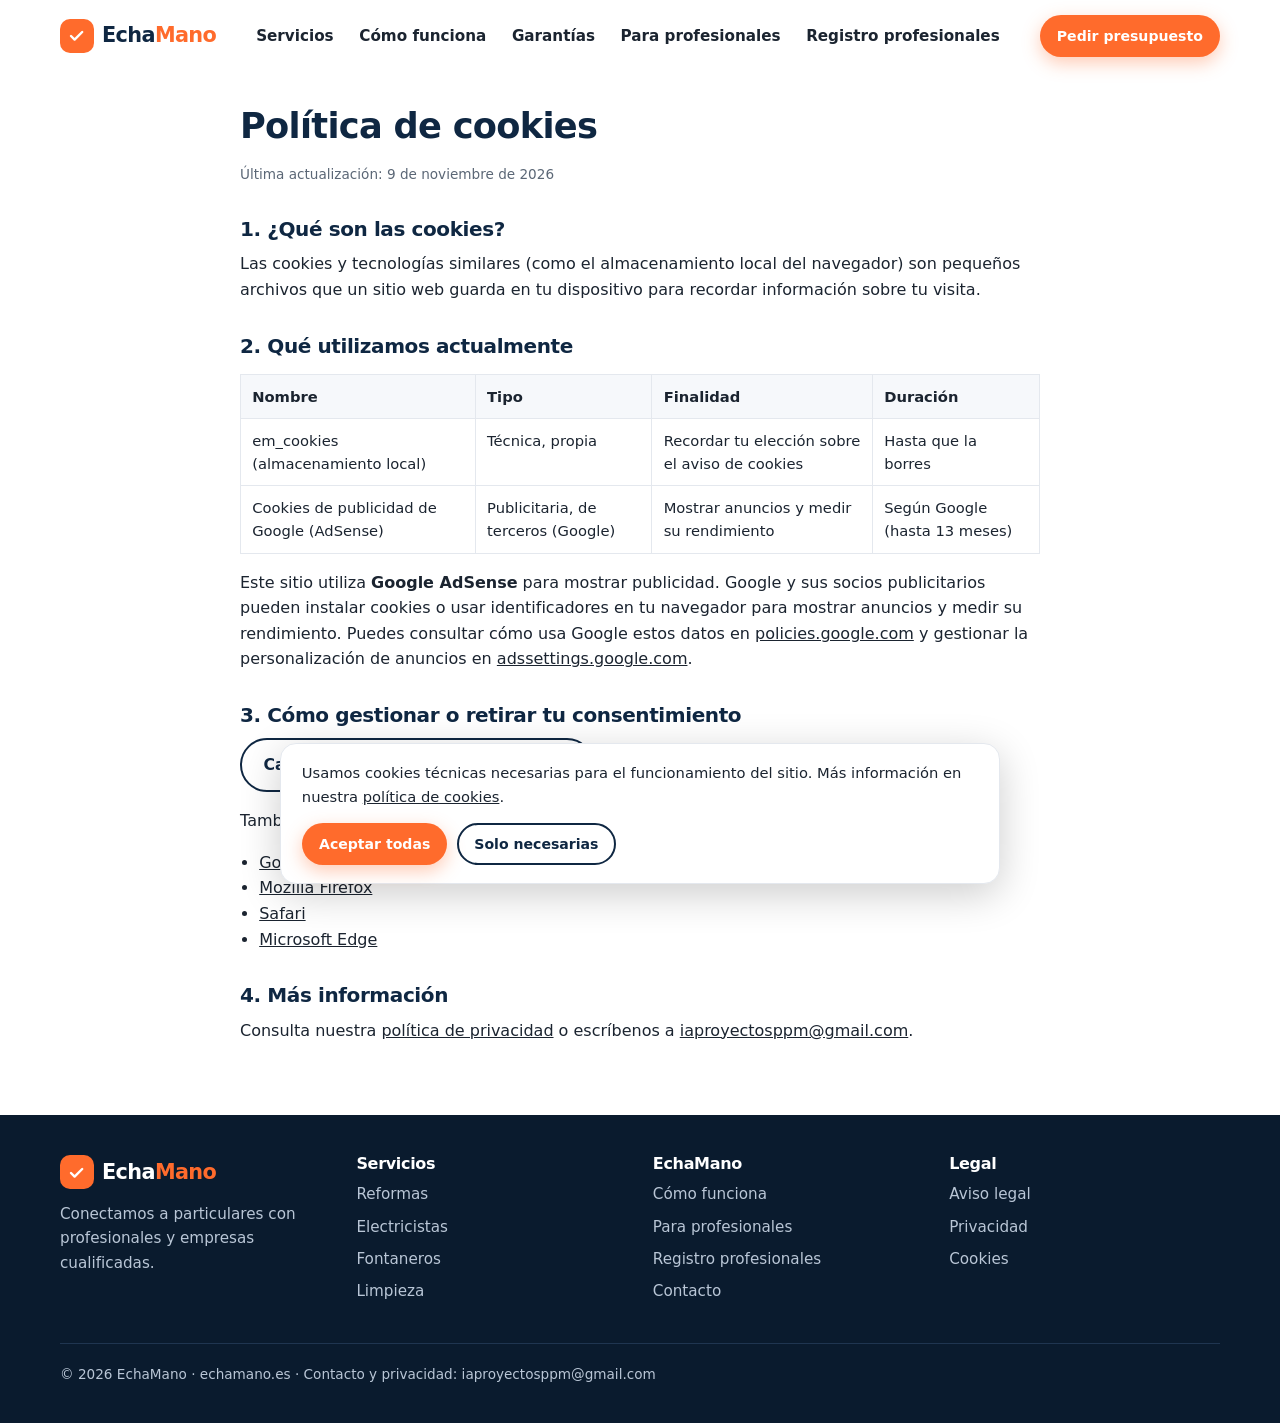
<file: cookies.html>
<!DOCTYPE html>
<html lang="es">
<head>
  <meta charset="utf-8">
  <meta name="viewport" content="width=device-width, initial-scale=1">
  <title>Política de cookies | EchaMano</title>
  <meta name="description" content="Política de cookies de echamano.es: qué cookies usamos, para qué sirven y cómo gestionarlas.">
  <meta name="robots" content="index, follow">
  <link rel="canonical" href="https://echamano.es/cookies.html">
  <link rel="icon" href="/favicon.svg" type="image/svg+xml">
  <meta property="og:type" content="website">
  <meta property="og:title" content="Política de cookies | EchaMano">
  <meta property="og:description" content="Información sobre las cookies que utiliza echamano.es y cómo configurarlas.">
  <meta property="og:url" content="https://echamano.es/cookies.html">
  <meta name="theme-color" content="#ff6b2c">
  <script>document.documentElement.classList.add('js');</script>
  <link rel="stylesheet" href="/css/styles.css">
  <script async src="https://pagead2.googlesyndication.com/pagead/js/adsbygoogle.js?client=ca-pub-4755529541630410" crossorigin="anonymous"></script>
</head>
<body>
  <header class="site-header" id="top">
    <div class="container nav">
      <a class="logo" href="/" aria-label="EchaMano, inicio"><span class="logo-mark" aria-hidden="true"><svg class="icon" viewBox="0 0 24 24"><path d="M5 12.5l4.5 4.5L19 7.5"/></svg></span><span>Echa<b>Mano</b></span></a>
      <a class="btn btn-primary btn-sm nav-cta" href="/#presupuesto">Pedir presupuesto</a>
      <button class="nav-toggle" type="button" aria-label="Abrir menú" aria-expanded="false" aria-controls="nav-links"><svg class="icon" viewBox="0 0 24 24"><path d="M4 7h16M4 12h16M4 17h16"/></svg></button>
      <ul class="nav-links" id="nav-links">
        <li><a href="/#servicios">Servicios</a></li>
        <li><a href="/#como-funciona">Cómo funciona</a></li>
        <li><a href="/#confianza">Garantías</a></li>
        <li><a href="/#captacion">Para profesionales</a></li>
        <li><a href="/registro-profesionales.html">Registro profesionales</a></li>
      </ul>
    </div>
  </header>

  <main class="container legal">
    <h1>Política de cookies</h1>
    <p class="small">Última actualización: 9 de noviembre de 2026</p>

    <h2>1. ¿Qué son las cookies?</h2>
    <p>Las cookies y tecnologías similares (como el almacenamiento local del navegador) son pequeños archivos que un sitio web guarda en tu dispositivo para recordar información sobre tu visita.</p>

    <h2>2. Qué utilizamos actualmente</h2>
    <div class="table-wrap"><table>
      <thead><tr><th>Nombre</th><th>Tipo</th><th>Finalidad</th><th>Duración</th></tr></thead>
      <tbody>
        <tr><td>em_cookies (almacenamiento local)</td><td>Técnica, propia</td><td>Recordar tu elección sobre el aviso de cookies</td><td>Hasta que la borres</td></tr>
        <tr><td>Cookies de publicidad de Google (AdSense)</td><td>Publicitaria, de terceros (Google)</td><td>Mostrar anuncios y medir su rendimiento</td><td>Según Google (hasta 13 meses)</td></tr>
      </tbody>
    </table></div>
    <p>Este sitio utiliza <strong>Google AdSense</strong> para mostrar publicidad. Google y sus socios publicitarios pueden instalar cookies o usar identificadores en tu navegador para mostrar anuncios y medir su rendimiento. Puedes consultar cómo usa Google estos datos en <a href="https://policies.google.com/technologies/ads?hl=es" rel="noopener">policies.google.com</a> y gestionar la personalización de anuncios en <a href="https://adssettings.google.com" rel="noopener">adssettings.google.com</a>.</p>

    <h2>3. Cómo gestionar o retirar tu consentimiento</h2>
    <p><button id="cookie-reset" class="btn btn-outline" type="button">Cambiar mi preferencia de cookies</button></p>
    <p>También puedes bloquear o eliminar cookies desde la configuración de tu navegador:</p>
    <ul>
      <li><a href="https://support.google.com/chrome/answer/95647" rel="noopener">Google Chrome</a></li>
      <li><a href="https://support.mozilla.org/es/kb/habilitar-y-deshabilitar-cookies-sitios-web-rastrear-preferencias" rel="noopener">Mozilla Firefox</a></li>
      <li><a href="https://support.apple.com/es-es/guide/safari/sfri11471/mac" rel="noopener">Safari</a></li>
      <li><a href="https://support.microsoft.com/es-es/microsoft-edge" rel="noopener">Microsoft Edge</a></li>
    </ul>

    <h2>4. Más información</h2>
    <p>Consulta nuestra <a href="/politica-de-privacidad.html">política de privacidad</a> o escríbenos a <a href="mailto:iaproyectosppm@gmail.com">iaproyectosppm@gmail.com</a>.</p>
  </main>

  <footer class="site-footer">
    <div class="container">
      <div class="footer-grid">
        <div class="footer-brand">
          <a class="logo" href="/" aria-label="EchaMano, inicio"><span class="logo-mark" aria-hidden="true"><svg class="icon" viewBox="0 0 24 24"><path d="M5 12.5l4.5 4.5L19 7.5"/></svg></span><span>Echa<b>Mano</b></span></a>
          <p style="margin-top:.8rem">Conectamos a particulares con profesionales y empresas cualificadas.</p>
        </div>
        <nav aria-label="Servicios"><h3>Servicios</h3><ul><li><a href="/#servicios">Reformas</a></li><li><a href="/#servicios">Electricistas</a></li><li><a href="/#servicios">Fontaneros</a></li><li><a href="/#servicios">Limpieza</a></li></ul></nav>
        <nav aria-label="EchaMano"><h3>EchaMano</h3><ul><li><a href="/#como-funciona">Cómo funciona</a></li><li><a href="/#captacion">Para profesionales</a></li><li><a href="/registro-profesionales.html">Registro profesionales</a></li><li><a href="mailto:iaproyectosppm@gmail.com">Contacto</a></li></ul></nav>
        <nav aria-label="Legal"><h3>Legal</h3><ul><li><a href="/aviso-legal.html">Aviso legal</a></li><li><a href="/politica-de-privacidad.html">Privacidad</a></li><li><a href="/cookies.html">Cookies</a></li></ul></nav>
      </div>
      <p class="copy">© <span id="year">2026</span> EchaMano · echamano.es · Contacto y privacidad: <a href="mailto:iaproyectosppm@gmail.com">iaproyectosppm@gmail.com</a></p>
    </div>
  </footer>
  <div id="cookie-banner" class="cookie-banner" role="dialog" aria-label="Aviso de cookies">
    <p>Usamos cookies técnicas necesarias para el funcionamiento del sitio. Más información en nuestra <a href="/cookies.html">política de cookies</a>.</p>
    <div class="cookie-actions">
      <button id="cookie-accept" class="btn btn-primary btn-sm" type="button">Aceptar todas</button>
      <button id="cookie-reject" class="btn btn-outline btn-sm" type="button">Solo necesarias</button>
    </div>
  </div>

  <script src="/js/main.js" defer></script>
</body>
</html>
</file>
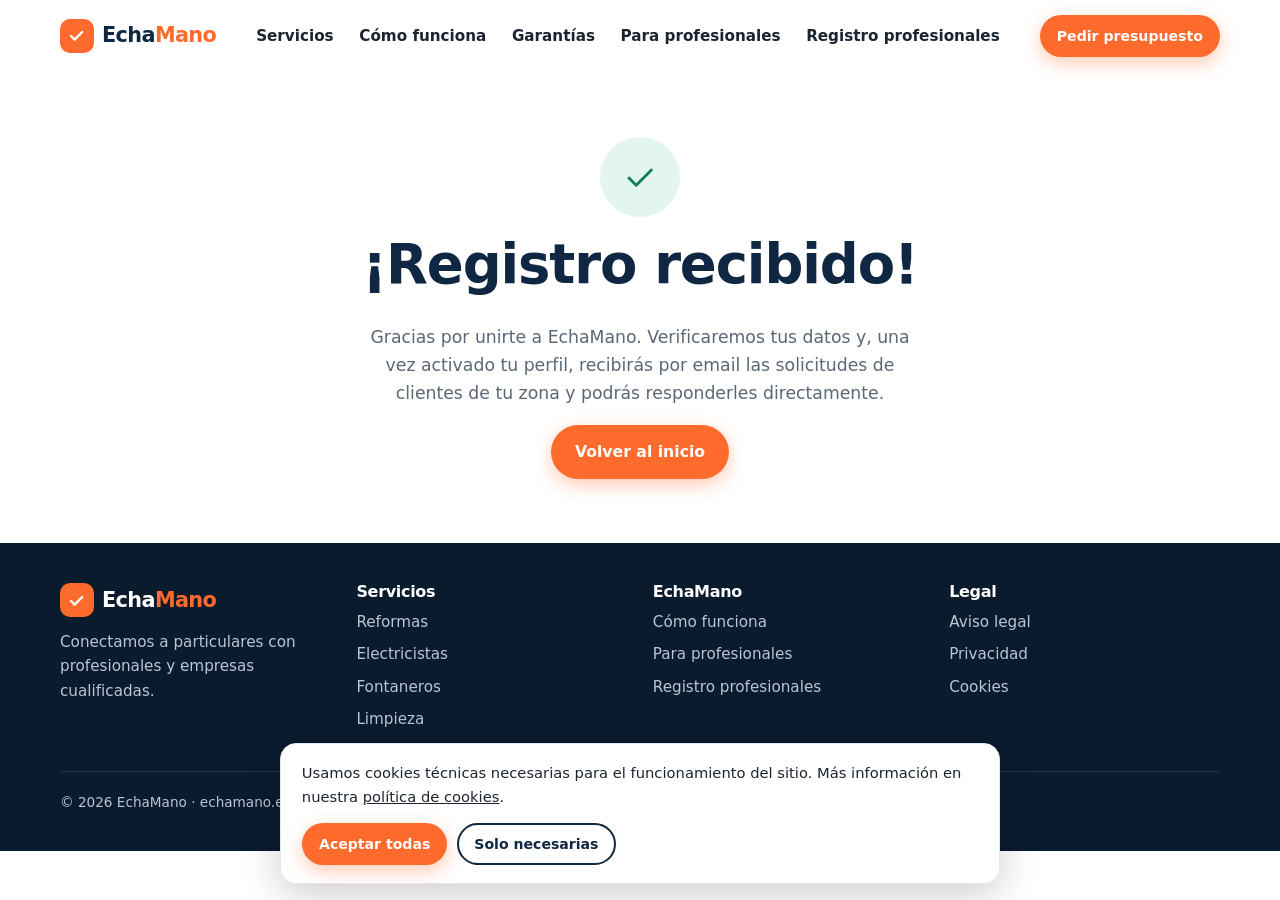
<file: gracias-profesionales.html>
<!DOCTYPE html>
<html lang="es">
<head>
  <meta charset="utf-8">
  <meta name="viewport" content="width=device-width, initial-scale=1">
  <title>Registro enviado | EchaMano</title>
  <meta name="description" content="Hemos recibido tu registro como profesional.">
  <meta name="robots" content="noindex, follow">
  
  <link rel="icon" href="/favicon.svg" type="image/svg+xml">
  <meta name="theme-color" content="#ff6b2c">
  <script>document.documentElement.classList.add('js');</script>
  <link rel="stylesheet" href="/css/styles.css">
</head>
<body>
  <header class="site-header" id="top">
    <div class="container nav">
      <a class="logo" href="/" aria-label="EchaMano, inicio"><span class="logo-mark" aria-hidden="true"><svg class="icon" viewBox="0 0 24 24"><path d="M5 12.5l4.5 4.5L19 7.5"/></svg></span><span>Echa<b>Mano</b></span></a>
      <a class="btn btn-primary btn-sm nav-cta" href="/#presupuesto">Pedir presupuesto</a>
      <button class="nav-toggle" type="button" aria-label="Abrir menú" aria-expanded="false" aria-controls="nav-links"><svg class="icon" viewBox="0 0 24 24"><path d="M4 7h16M4 12h16M4 17h16"/></svg></button>
      <ul class="nav-links" id="nav-links">
        <li><a href="/#servicios">Servicios</a></li>
        <li><a href="/#como-funciona">Cómo funciona</a></li>
        <li><a href="/#confianza">Garantías</a></li>
        <li><a href="/#captacion">Para profesionales</a></li>
        <li><a href="/registro-profesionales.html">Registro profesionales</a></li>
      </ul>
    </div>
  </header>

  <main class="container thanks">
    <div class="perk-ico" aria-hidden="true"><svg class="icon" viewBox="0 0 24 24"><path d="M5 12.5l4.5 4.5L19 7.5"/></svg></div>
    <h1>¡Registro recibido!</h1>
    <p class="lead">Gracias por unirte a EchaMano. Verificaremos tus datos y, una vez activado tu perfil, recibirás por email las solicitudes de clientes de tu zona y podrás responderles directamente.</p>
    <a class="btn btn-primary" href="/">Volver al inicio</a>
  </main>

  <footer class="site-footer">
    <div class="container">
      <div class="footer-grid">
        <div class="footer-brand">
          <a class="logo" href="/" aria-label="EchaMano, inicio"><span class="logo-mark" aria-hidden="true"><svg class="icon" viewBox="0 0 24 24"><path d="M5 12.5l4.5 4.5L19 7.5"/></svg></span><span>Echa<b>Mano</b></span></a>
          <p style="margin-top:.8rem">Conectamos a particulares con profesionales y empresas cualificadas.</p>
        </div>
        <nav aria-label="Servicios"><h3>Servicios</h3><ul><li><a href="/#servicios">Reformas</a></li><li><a href="/#servicios">Electricistas</a></li><li><a href="/#servicios">Fontaneros</a></li><li><a href="/#servicios">Limpieza</a></li></ul></nav>
        <nav aria-label="EchaMano"><h3>EchaMano</h3><ul><li><a href="/#como-funciona">Cómo funciona</a></li><li><a href="/#captacion">Para profesionales</a></li><li><a href="/registro-profesionales.html">Registro profesionales</a></li></ul></nav>
        <nav aria-label="Legal"><h3>Legal</h3><ul><li><a href="/aviso-legal.html">Aviso legal</a></li><li><a href="/politica-de-privacidad.html">Privacidad</a></li><li><a href="/cookies.html">Cookies</a></li></ul></nav>
      </div>
      <p class="copy">© <span id="year">2026</span> EchaMano · echamano.es</p>
    </div>
  </footer>
  <div id="cookie-banner" class="cookie-banner" role="dialog" aria-label="Aviso de cookies">
    <p>Usamos cookies técnicas necesarias para el funcionamiento del sitio. Más información en nuestra <a href="/cookies.html">política de cookies</a>.</p>
    <div class="cookie-actions">
      <button id="cookie-accept" class="btn btn-primary btn-sm" type="button">Aceptar todas</button>
      <button id="cookie-reject" class="btn btn-outline btn-sm" type="button">Solo necesarias</button>
    </div>
  </div>

  <script src="/js/main.js" defer></script>
</body>
</html>
</file>
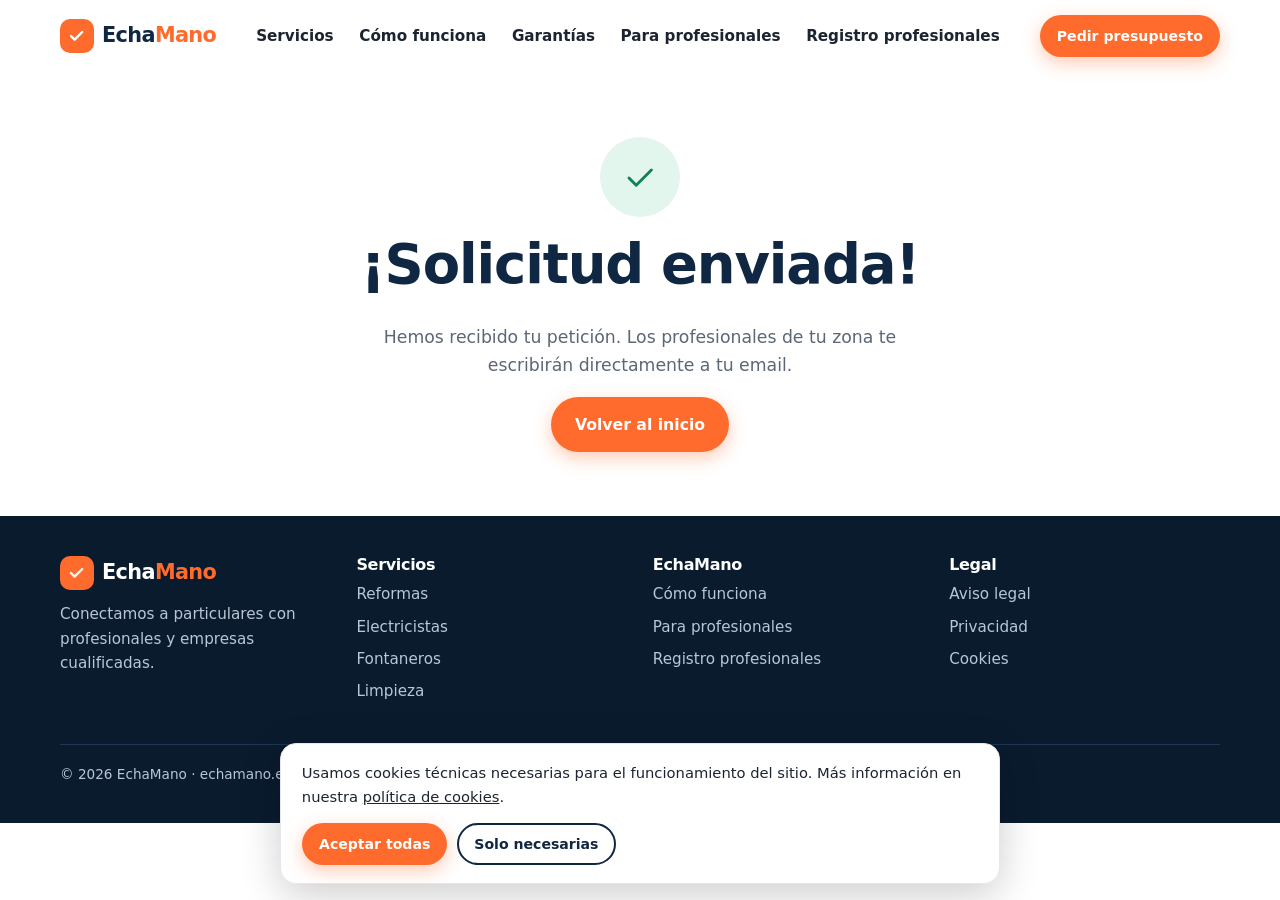
<file: gracias.html>
<!DOCTYPE html>
<html lang="es">
<head>
  <meta charset="utf-8">
  <meta name="viewport" content="width=device-width, initial-scale=1">
  <title>Solicitud enviada | EchaMano</title>
  <meta name="description" content="Hemos recibido tu solicitud de presupuesto.">
  <meta name="robots" content="noindex, follow">
  
  <link rel="icon" href="/favicon.svg" type="image/svg+xml">
  <meta name="theme-color" content="#ff6b2c">
  <script>document.documentElement.classList.add('js');</script>
  <link rel="stylesheet" href="/css/styles.css">
</head>
<body>
  <header class="site-header" id="top">
    <div class="container nav">
      <a class="logo" href="/" aria-label="EchaMano, inicio"><span class="logo-mark" aria-hidden="true"><svg class="icon" viewBox="0 0 24 24"><path d="M5 12.5l4.5 4.5L19 7.5"/></svg></span><span>Echa<b>Mano</b></span></a>
      <a class="btn btn-primary btn-sm nav-cta" href="/#presupuesto">Pedir presupuesto</a>
      <button class="nav-toggle" type="button" aria-label="Abrir menú" aria-expanded="false" aria-controls="nav-links"><svg class="icon" viewBox="0 0 24 24"><path d="M4 7h16M4 12h16M4 17h16"/></svg></button>
      <ul class="nav-links" id="nav-links">
        <li><a href="/#servicios">Servicios</a></li>
        <li><a href="/#como-funciona">Cómo funciona</a></li>
        <li><a href="/#confianza">Garantías</a></li>
        <li><a href="/#captacion">Para profesionales</a></li>
        <li><a href="/registro-profesionales.html">Registro profesionales</a></li>
      </ul>
    </div>
  </header>

  <main class="container thanks">
    <div class="perk-ico" aria-hidden="true"><svg class="icon" viewBox="0 0 24 24"><path d="M5 12.5l4.5 4.5L19 7.5"/></svg></div>
    <h1>¡Solicitud enviada!</h1>
    <p class="lead">Hemos recibido tu petición. Los profesionales de tu zona te escribirán directamente a tu email.</p>
    <a class="btn btn-primary" href="/">Volver al inicio</a>
  </main>

  <footer class="site-footer">
    <div class="container">
      <div class="footer-grid">
        <div class="footer-brand">
          <a class="logo" href="/" aria-label="EchaMano, inicio"><span class="logo-mark" aria-hidden="true"><svg class="icon" viewBox="0 0 24 24"><path d="M5 12.5l4.5 4.5L19 7.5"/></svg></span><span>Echa<b>Mano</b></span></a>
          <p style="margin-top:.8rem">Conectamos a particulares con profesionales y empresas cualificadas.</p>
        </div>
        <nav aria-label="Servicios"><h3>Servicios</h3><ul><li><a href="/#servicios">Reformas</a></li><li><a href="/#servicios">Electricistas</a></li><li><a href="/#servicios">Fontaneros</a></li><li><a href="/#servicios">Limpieza</a></li></ul></nav>
        <nav aria-label="EchaMano"><h3>EchaMano</h3><ul><li><a href="/#como-funciona">Cómo funciona</a></li><li><a href="/#captacion">Para profesionales</a></li><li><a href="/registro-profesionales.html">Registro profesionales</a></li></ul></nav>
        <nav aria-label="Legal"><h3>Legal</h3><ul><li><a href="/aviso-legal.html">Aviso legal</a></li><li><a href="/politica-de-privacidad.html">Privacidad</a></li><li><a href="/cookies.html">Cookies</a></li></ul></nav>
      </div>
      <p class="copy">© <span id="year">2026</span> EchaMano · echamano.es</p>
    </div>
  </footer>
  <div id="cookie-banner" class="cookie-banner" role="dialog" aria-label="Aviso de cookies">
    <p>Usamos cookies técnicas necesarias para el funcionamiento del sitio. Más información en nuestra <a href="/cookies.html">política de cookies</a>.</p>
    <div class="cookie-actions">
      <button id="cookie-accept" class="btn btn-primary btn-sm" type="button">Aceptar todas</button>
      <button id="cookie-reject" class="btn btn-outline btn-sm" type="button">Solo necesarias</button>
    </div>
  </div>

  <script src="/js/main.js" defer></script>
</body>
</html>
</file>
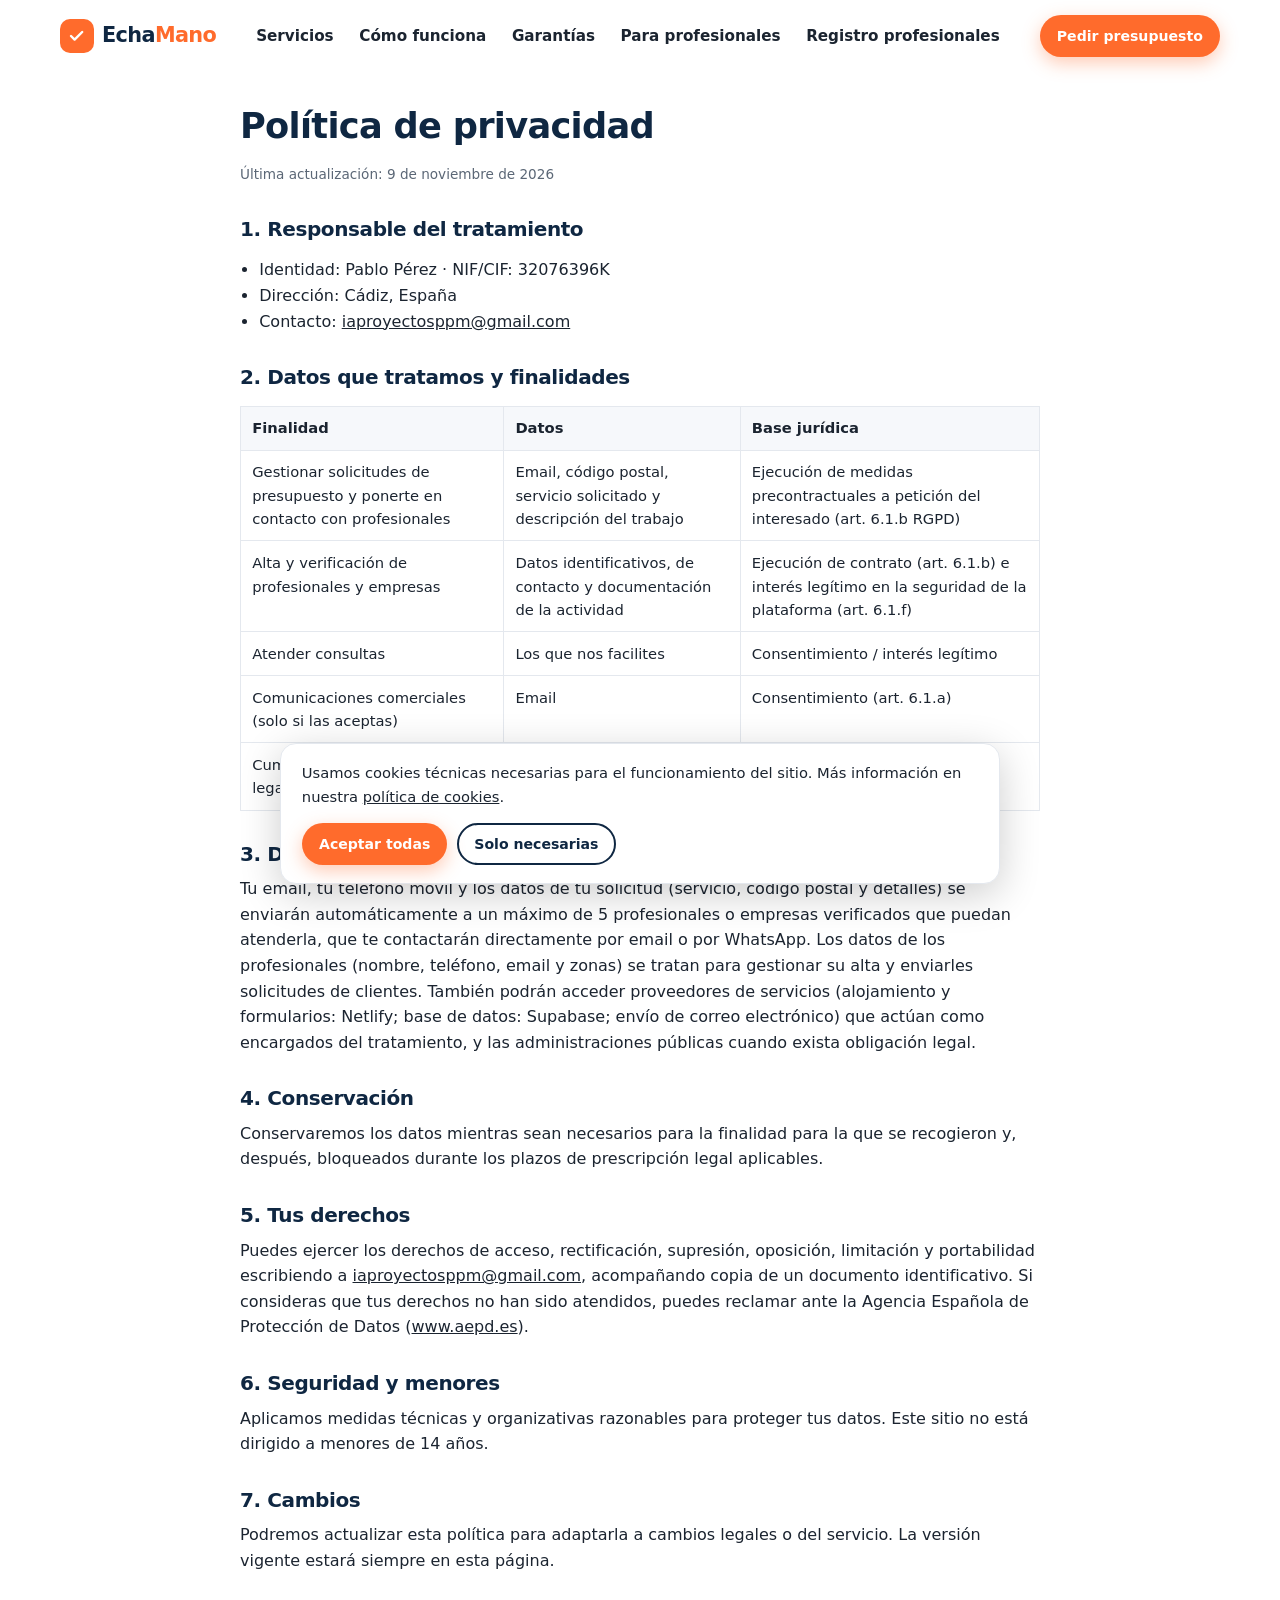
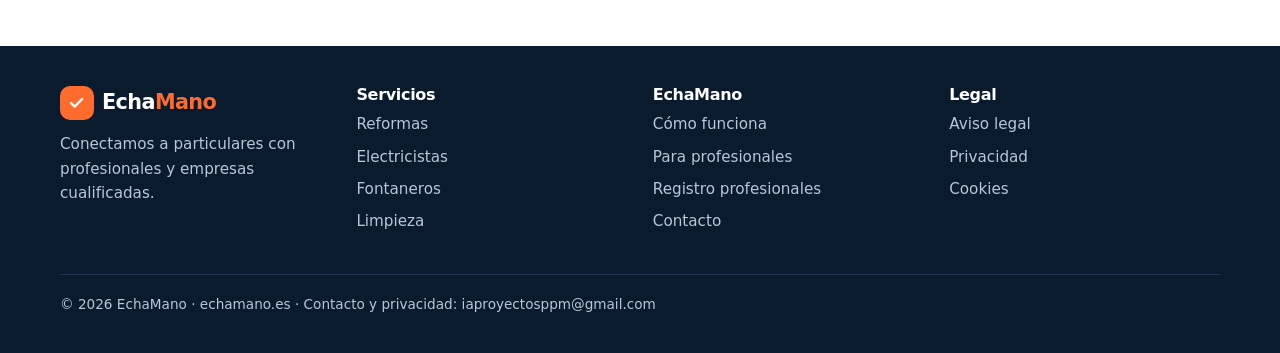
<file: politica-de-privacidad.html>
<!DOCTYPE html>
<html lang="es">
<head>
  <meta charset="utf-8">
  <meta name="viewport" content="width=device-width, initial-scale=1">
  <title>Política de privacidad | EchaMano</title>
  <meta name="description" content="Política de privacidad de echamano.es: cómo tratamos tus datos personales conforme al RGPD y la LOPDGDD, y cómo ejercer tus derechos.">
  <meta name="robots" content="index, follow">
  <link rel="canonical" href="https://echamano.es/politica-de-privacidad.html">
  <link rel="icon" href="/favicon.svg" type="image/svg+xml">
  <meta property="og:type" content="website">
  <meta property="og:title" content="Política de privacidad | EchaMano">
  <meta property="og:description" content="Cómo tratamos y protegemos tus datos personales en echamano.es.">
  <meta property="og:url" content="https://echamano.es/politica-de-privacidad.html">
  <meta name="theme-color" content="#ff6b2c">
  <script>document.documentElement.classList.add('js');</script>
  <link rel="stylesheet" href="/css/styles.css">
  <script async src="https://pagead2.googlesyndication.com/pagead/js/adsbygoogle.js?client=ca-pub-4755529541630410" crossorigin="anonymous"></script>
</head>
<body>
  <header class="site-header" id="top">
    <div class="container nav">
      <a class="logo" href="/" aria-label="EchaMano, inicio"><span class="logo-mark" aria-hidden="true"><svg class="icon" viewBox="0 0 24 24"><path d="M5 12.5l4.5 4.5L19 7.5"/></svg></span><span>Echa<b>Mano</b></span></a>
      <a class="btn btn-primary btn-sm nav-cta" href="/#presupuesto">Pedir presupuesto</a>
      <button class="nav-toggle" type="button" aria-label="Abrir menú" aria-expanded="false" aria-controls="nav-links"><svg class="icon" viewBox="0 0 24 24"><path d="M4 7h16M4 12h16M4 17h16"/></svg></button>
      <ul class="nav-links" id="nav-links">
        <li><a href="/#servicios">Servicios</a></li>
        <li><a href="/#como-funciona">Cómo funciona</a></li>
        <li><a href="/#confianza">Garantías</a></li>
        <li><a href="/#captacion">Para profesionales</a></li>
        <li><a href="/registro-profesionales.html">Registro profesionales</a></li>
      </ul>
    </div>
  </header>

  <main class="container legal">
    <h1>Política de privacidad</h1>
    <p class="small">Última actualización: 9 de noviembre de 2026</p>

    <h2>1. Responsable del tratamiento</h2>
    <ul>
      <li>Identidad: Pablo Pérez · NIF/CIF: 32076396K</li>
      <li>Dirección: Cádiz, España</li>
      <li>Contacto: <a href="mailto:iaproyectosppm@gmail.com">iaproyectosppm@gmail.com</a></li>
    </ul>

    <h2>2. Datos que tratamos y finalidades</h2>
    <div class="table-wrap"><table>
      <thead><tr><th>Finalidad</th><th>Datos</th><th>Base jurídica</th></tr></thead>
      <tbody>
        <tr><td>Gestionar solicitudes de presupuesto y ponerte en contacto con profesionales</td><td>Email, código postal, servicio solicitado y descripción del trabajo</td><td>Ejecución de medidas precontractuales a petición del interesado (art. 6.1.b RGPD)</td></tr>
        <tr><td>Alta y verificación de profesionales y empresas</td><td>Datos identificativos, de contacto y documentación de la actividad</td><td>Ejecución de contrato (art. 6.1.b) e interés legítimo en la seguridad de la plataforma (art. 6.1.f)</td></tr>
        <tr><td>Atender consultas</td><td>Los que nos facilites</td><td>Consentimiento / interés legítimo</td></tr>
        <tr><td>Comunicaciones comerciales (solo si las aceptas)</td><td>Email</td><td>Consentimiento (art. 6.1.a)</td></tr>
        <tr><td>Cumplimiento de obligaciones legales</td><td>Datos fiscales y de facturación</td><td>Obligación legal (art. 6.1.c)</td></tr>
      </tbody>
    </table></div>

    <h2>3. Destinatarios</h2>
    <p>Tu email, tu teléfono móvil y los datos de tu solicitud (servicio, código postal y detalles) se enviarán automáticamente a un máximo de 5 profesionales o empresas verificados que puedan atenderla, que te contactarán directamente por email o por WhatsApp. Los datos de los profesionales (nombre, teléfono, email y zonas) se tratan para gestionar su alta y enviarles solicitudes de clientes. También podrán acceder proveedores de servicios (alojamiento y formularios: Netlify; base de datos: Supabase; envío de correo electrónico) que actúan como encargados del tratamiento, y las administraciones públicas cuando exista obligación legal.</p>

    <h2>4. Conservación</h2>
    <p>Conservaremos los datos mientras sean necesarios para la finalidad para la que se recogieron y, después, bloqueados durante los plazos de prescripción legal aplicables.</p>

    <h2>5. Tus derechos</h2>
    <p>Puedes ejercer los derechos de acceso, rectificación, supresión, oposición, limitación y portabilidad escribiendo a <a href="mailto:iaproyectosppm@gmail.com">iaproyectosppm@gmail.com</a>, acompañando copia de un documento identificativo. Si consideras que tus derechos no han sido atendidos, puedes reclamar ante la Agencia Española de Protección de Datos (<a href="https://www.aepd.es" rel="noopener">www.aepd.es</a>).</p>

    <h2>6. Seguridad y menores</h2>
    <p>Aplicamos medidas técnicas y organizativas razonables para proteger tus datos. Este sitio no está dirigido a menores de 14 años.</p>

    <h2>7. Cambios</h2>
    <p>Podremos actualizar esta política para adaptarla a cambios legales o del servicio. La versión vigente estará siempre en esta página.</p>
  </main>

  <footer class="site-footer">
    <div class="container">
      <div class="footer-grid">
        <div class="footer-brand">
          <a class="logo" href="/" aria-label="EchaMano, inicio"><span class="logo-mark" aria-hidden="true"><svg class="icon" viewBox="0 0 24 24"><path d="M5 12.5l4.5 4.5L19 7.5"/></svg></span><span>Echa<b>Mano</b></span></a>
          <p style="margin-top:.8rem">Conectamos a particulares con profesionales y empresas cualificadas.</p>
        </div>
        <nav aria-label="Servicios"><h3>Servicios</h3><ul><li><a href="/#servicios">Reformas</a></li><li><a href="/#servicios">Electricistas</a></li><li><a href="/#servicios">Fontaneros</a></li><li><a href="/#servicios">Limpieza</a></li></ul></nav>
        <nav aria-label="EchaMano"><h3>EchaMano</h3><ul><li><a href="/#como-funciona">Cómo funciona</a></li><li><a href="/#captacion">Para profesionales</a></li><li><a href="/registro-profesionales.html">Registro profesionales</a></li><li><a href="mailto:iaproyectosppm@gmail.com">Contacto</a></li></ul></nav>
        <nav aria-label="Legal"><h3>Legal</h3><ul><li><a href="/aviso-legal.html">Aviso legal</a></li><li><a href="/politica-de-privacidad.html">Privacidad</a></li><li><a href="/cookies.html">Cookies</a></li></ul></nav>
      </div>
      <p class="copy">© <span id="year">2026</span> EchaMano · echamano.es · Contacto y privacidad: <a href="mailto:iaproyectosppm@gmail.com">iaproyectosppm@gmail.com</a></p>
    </div>
  </footer>
  <div id="cookie-banner" class="cookie-banner" role="dialog" aria-label="Aviso de cookies">
    <p>Usamos cookies técnicas necesarias para el funcionamiento del sitio. Más información en nuestra <a href="/cookies.html">política de cookies</a>.</p>
    <div class="cookie-actions">
      <button id="cookie-accept" class="btn btn-primary btn-sm" type="button">Aceptar todas</button>
      <button id="cookie-reject" class="btn btn-outline btn-sm" type="button">Solo necesarias</button>
    </div>
  </div>

  <script src="/js/main.js" defer></script>
</body>
</html>
</file>
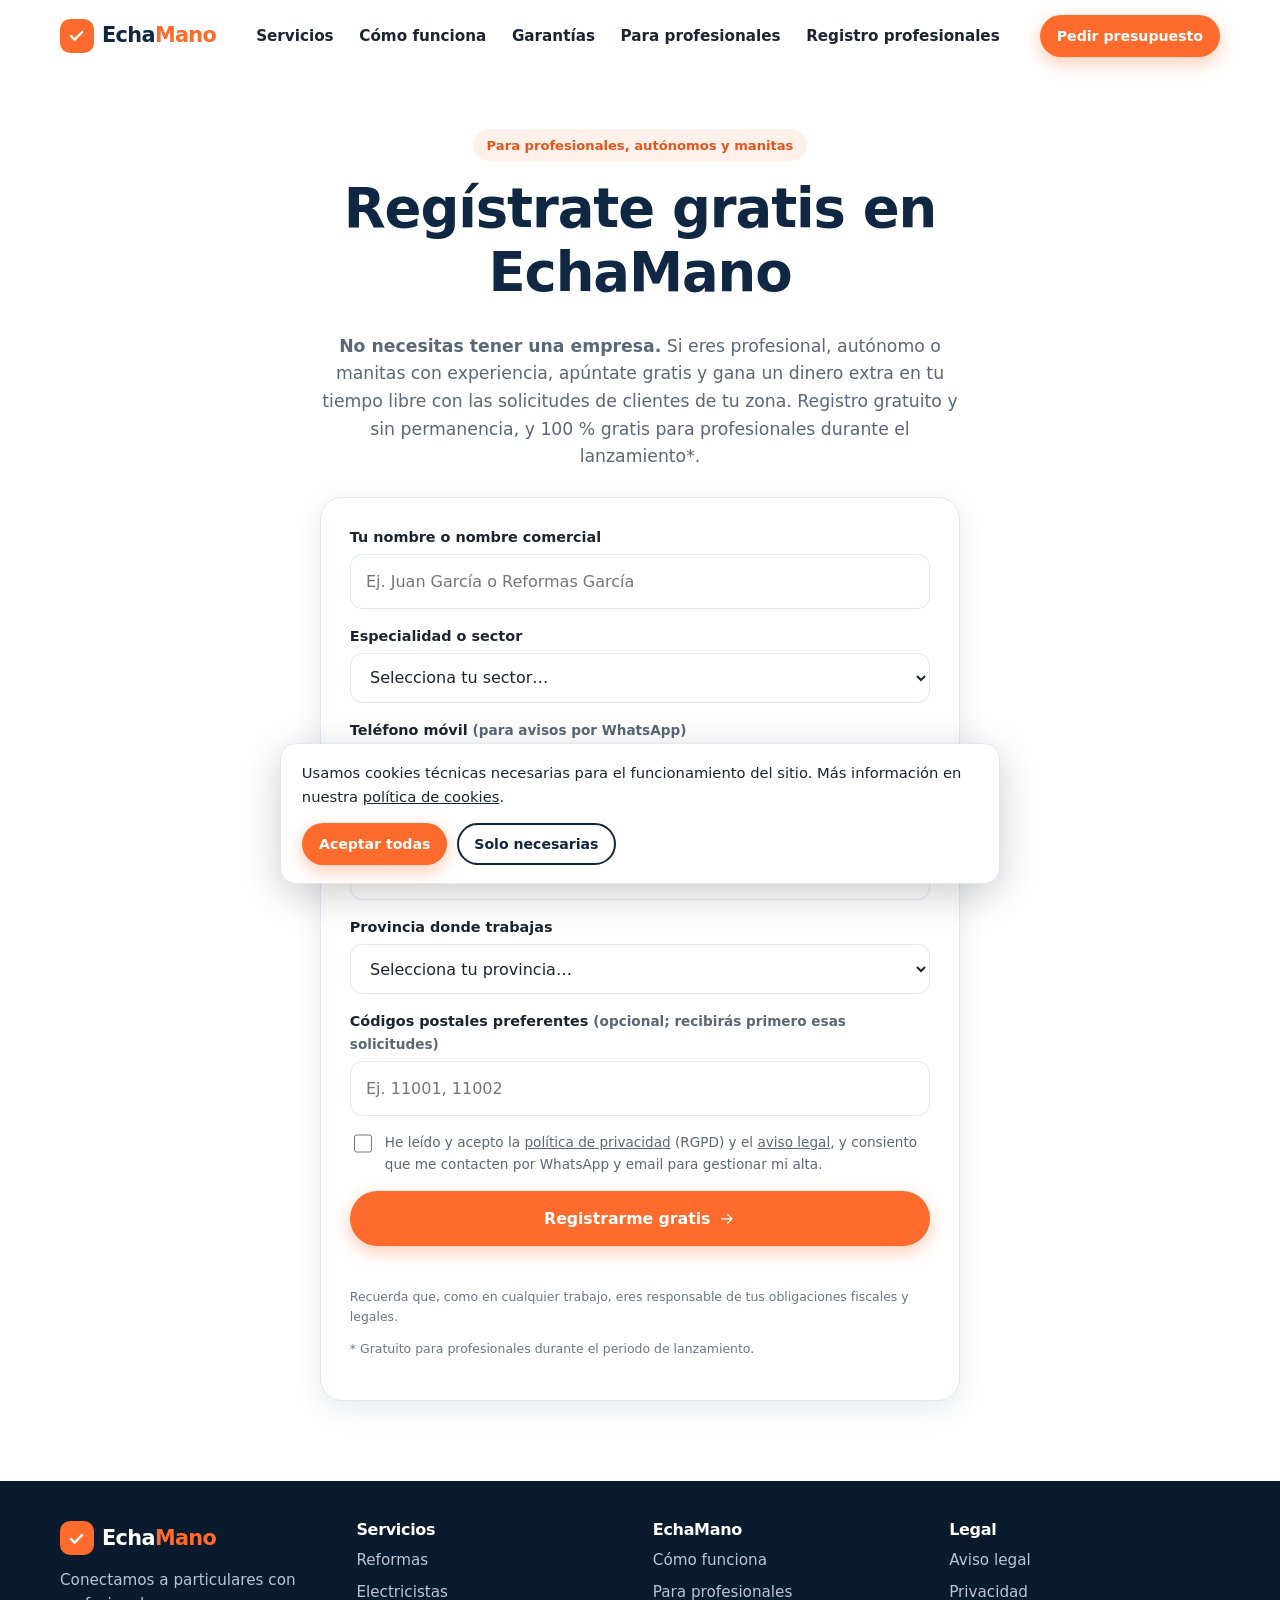
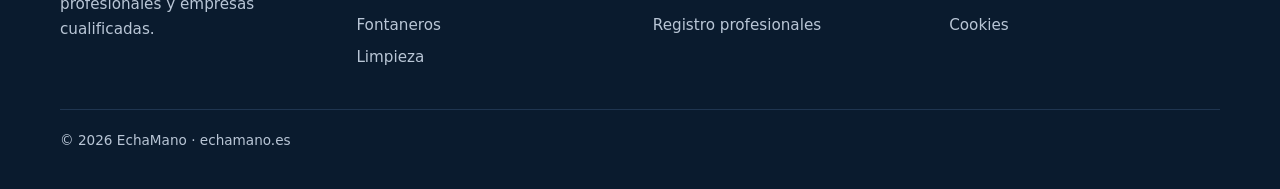
<file: registro-profesionales.html>
<!DOCTYPE html>
<html lang="es">
<head>
  <meta charset="utf-8">
  <meta name="viewport" content="width=device-width, initial-scale=1">
  <title>Registro gratuito para profesionales | EchaMano</title>
  <meta name="description" content="Regístrate gratis como profesional, autónomo o manitas (no hace falta empresa) y gana un dinero extra con solicitudes de clientes en tu zona. 100 % gratis para profesionales durante el lanzamiento.">
  <meta name="robots" content="index, follow">
  
  <link rel="canonical" href="https://echamano.es/registro-profesionales.html">
  <meta property="og:type" content="website">
  <meta property="og:title" content="Registro gratuito para profesionales | EchaMano">
  <meta property="og:description" content="Regístrate gratis como profesional, autónomo o manitas (no hace falta empresa) y gana un dinero extra con solicitudes de clientes en tu zona. 100 % gratis para profesionales durante el lanzamiento.">
  <meta property="og:url" content="https://echamano.es/registro-profesionales.html">
  <meta property="og:image" content="https://echamano.es/img/og-image.png">
  <meta property="og:image:width" content="1200">
  <meta property="og:image:height" content="630">
  <meta property="og:image:alt" content="EchaMano: encuentra al profesional ideal y recibe presupuestos gratis">
  <meta name="twitter:card" content="summary_large_image">
  <link rel="icon" href="/favicon.svg" type="image/svg+xml">
  <meta name="theme-color" content="#ff6b2c">
  <script type="application/ld+json">
  {
    "@context": "https://schema.org",
    "@graph": [
      {
        "@type": "WebPage",
        "@id": "https://echamano.es/registro-profesionales.html#webpage",
        "url": "https://echamano.es/registro-profesionales.html",
        "name": "Registro gratuito para profesionales | EchaMano",
        "inLanguage": "es-ES",
        "isPartOf": { "@type": "WebSite", "name": "EchaMano", "url": "https://echamano.es/" },
        "breadcrumb": { "@id": "https://echamano.es/registro-profesionales.html#breadcrumb" }
      },
      {
        "@type": "BreadcrumbList",
        "@id": "https://echamano.es/registro-profesionales.html#breadcrumb",
        "itemListElement": [
          { "@type": "ListItem", "position": 1, "name": "Inicio", "item": "https://echamano.es/" },
          { "@type": "ListItem", "position": 2, "name": "Registro para profesionales", "item": "https://echamano.es/registro-profesionales.html" }
        ]
      }
    ]
  }
  </script>
  <script>document.documentElement.classList.add('js');</script>
  <link rel="stylesheet" href="/css/styles.css">
  <script async src="https://pagead2.googlesyndication.com/pagead/js/adsbygoogle.js?client=ca-pub-4755529541630410" crossorigin="anonymous"></script>
</head>
<body>
  <header class="site-header" id="top">
    <div class="container nav">
      <a class="logo" href="/" aria-label="EchaMano, inicio"><span class="logo-mark" aria-hidden="true"><svg class="icon" viewBox="0 0 24 24"><path d="M5 12.5l4.5 4.5L19 7.5"/></svg></span><span>Echa<b>Mano</b></span></a>
      <a class="btn btn-primary btn-sm nav-cta" href="/#presupuesto">Pedir presupuesto</a>
      <button class="nav-toggle" type="button" aria-label="Abrir menú" aria-expanded="false" aria-controls="nav-links"><svg class="icon" viewBox="0 0 24 24"><path d="M4 7h16M4 12h16M4 17h16"/></svg></button>
      <ul class="nav-links" id="nav-links">
        <li><a href="/#servicios">Servicios</a></li>
        <li><a href="/#como-funciona">Cómo funciona</a></li>
        <li><a href="/#confianza">Garantías</a></li>
        <li><a href="/#captacion">Para profesionales</a></li>
        <li><a href="/registro-profesionales.html">Registro profesionales</a></li>
      </ul>
    </div>
  </header>

  <main class="container reg">
    <div class="reg-head">
      <span class="eyebrow">Para profesionales, autónomos y manitas</span>
      <h1>Regístrate gratis en EchaMano</h1>
      <p class="lead"><strong>No necesitas tener una empresa.</strong> Si eres profesional, autónomo o manitas con experiencia, apúntate gratis y gana un dinero extra en tu tiempo libre con las solicitudes de clientes de tu zona. Registro gratuito y sin permanencia, y 100 % gratis para profesionales durante el lanzamiento*.</p>
    </div>

    <div class="request-card reg-card">
      <form id="registro" name="registro-profesionales" method="POST" action="/gracias-profesionales.html" data-netlify="true" data-netlify-honeypot="bot-field" novalidate>
        <input type="hidden" name="form-name" value="registro-profesionales">
        <p class="hp" aria-hidden="true"><label>No rellenar: <input name="bot-field" tabindex="-1" autocomplete="off"></label></p>

        <div class="field">
          <label for="nombre">Tu nombre o nombre comercial</label>
          <input id="nombre" name="nombre" autocomplete="organization" placeholder="Ej. Juan García o Reformas García" required>
        </div>
        <div class="field">
          <label for="especialidad">Especialidad o sector</label>
          <select id="especialidad" name="especialidad" required>
            <option value="">Selecciona tu sector…</option>
            <option>Fontanería</option>
            <option>Electricidad</option>
            <option>Reformas</option>
            <option>Pintura</option>
            <option>Climatización</option>
            <option>Soldadura y montaje de estructuras</option>
            <option>Jardinería</option>
            <option>Albañilería y tejados</option>
            <option>Mudanzas y portes</option>
            <option>Persianas y ventanas</option>
            <option>Otros</option>
          </select>
        </div>
        <div class="field">
          <label for="telefono">Teléfono móvil <span class="small">(para avisos por WhatsApp)</span></label>
          <input id="telefono" name="telefono" type="tel" inputmode="tel" autocomplete="tel" placeholder="600 123 456" required>
        </div>
        <div class="field">
          <label for="email">Email de contacto</label>
          <input id="email" name="email" type="email" autocomplete="email" placeholder="tu@email.com" required>
        </div>
        <div class="field">
          <label for="provincia">Provincia donde trabajas</label>
          <select id="provincia" name="provincia" required>
            <option value="">Selecciona tu provincia…</option>
            <option value="10">Cáceres</option>
            <option value="11">Cádiz</option>
            <option value="12">Castellón</option>
            <option value="13">Ciudad Real</option>
            <option value="14">Córdoba</option>
            <option value="15">A Coruña</option>
            <option value="16">Cuenca</option>
            <option value="17">Girona</option>
            <option value="18">Granada</option>
            <option value="19">Guadalajara</option>
            <option value="20">Gipuzkoa</option>
            <option value="21">Huelva</option>
            <option value="22">Huesca</option>
            <option value="23">Jaén</option>
            <option value="24">León</option>
            <option value="25">Lleida</option>
            <option value="26">La Rioja</option>
            <option value="27">Lugo</option>
            <option value="28">Madrid</option>
            <option value="29">Málaga</option>
            <option value="30">Murcia</option>
            <option value="31">Navarra</option>
            <option value="32">Ourense</option>
            <option value="33">Asturias</option>
            <option value="34">Palencia</option>
            <option value="35">Las Palmas</option>
            <option value="36">Pontevedra</option>
            <option value="37">Salamanca</option>
            <option value="38">Santa Cruz de Tenerife</option>
            <option value="39">Cantabria</option>
            <option value="40">Segovia</option>
            <option value="41">Sevilla</option>
            <option value="42">Soria</option>
            <option value="43">Tarragona</option>
            <option value="44">Teruel</option>
            <option value="45">Toledo</option>
            <option value="46">Valencia</option>
            <option value="47">Valladolid</option>
            <option value="48">Bizkaia</option>
            <option value="49">Zamora</option>
            <option value="50">Zaragoza</option>
            <option value="51">Ceuta</option>
            <option value="52">Melilla</option>
            <option value="01">Álava</option>
            <option value="02">Albacete</option>
            <option value="03">Alicante</option>
            <option value="04">Almería</option>
            <option value="05">Ávila</option>
            <option value="06">Badajoz</option>
            <option value="07">Illes Balears</option>
            <option value="08">Barcelona</option>
            <option value="09">Burgos</option>
          </select>
        </div>
        <div class="field">
          <label for="zonas">Códigos postales preferentes <span class="small">(opcional; recibirás primero esas solicitudes)</span></label>
          <input id="zonas" name="zonas" placeholder="Ej. 11001, 11002">
        </div>
        <label class="check" for="aceptacion">
          <input id="aceptacion" name="aceptacion" type="checkbox" value="aceptada" required>
          <span>He leído y acepto la <a href="/politica-de-privacidad.html">política de privacidad</a> (RGPD) y el <a href="/aviso-legal.html">aviso legal</a>, y consiento que me contacten por WhatsApp y email para gestionar mi alta.</span>
        </label>
        <button class="btn btn-primary btn-block" type="submit">Registrarme gratis <svg class="icon" aria-hidden="true" viewBox="0 0 24 24"><path d="M5 12h14M13 6l6 6-6 6"/></svg></button>
        <p id="form-msg" class="form-msg" role="status" aria-live="polite"></p>
        <p class="small promo-note">Recuerda que, como en cualquier trabajo, eres responsable de tus obligaciones fiscales y legales.</p>
        <p class="small promo-note">* Gratuito para profesionales durante el periodo de lanzamiento.</p>
      </form>
    </div>
  </main>

  <footer class="site-footer">
    <div class="container">
      <div class="footer-grid">
        <div class="footer-brand">
          <a class="logo" href="/" aria-label="EchaMano, inicio"><span class="logo-mark" aria-hidden="true"><svg class="icon" viewBox="0 0 24 24"><path d="M5 12.5l4.5 4.5L19 7.5"/></svg></span><span>Echa<b>Mano</b></span></a>
          <p style="margin-top:.8rem">Conectamos a particulares con profesionales y empresas cualificadas.</p>
        </div>
        <nav aria-label="Servicios"><h3>Servicios</h3><ul><li><a href="/#servicios">Reformas</a></li><li><a href="/#servicios">Electricistas</a></li><li><a href="/#servicios">Fontaneros</a></li><li><a href="/#servicios">Limpieza</a></li></ul></nav>
        <nav aria-label="EchaMano"><h3>EchaMano</h3><ul><li><a href="/#como-funciona">Cómo funciona</a></li><li><a href="/#captacion">Para profesionales</a></li><li><a href="/registro-profesionales.html">Registro profesionales</a></li></ul></nav>
        <nav aria-label="Legal"><h3>Legal</h3><ul><li><a href="/aviso-legal.html">Aviso legal</a></li><li><a href="/politica-de-privacidad.html">Privacidad</a></li><li><a href="/cookies.html">Cookies</a></li></ul></nav>
      </div>
      <p class="copy">© <span id="year">2026</span> EchaMano · echamano.es</p>
    </div>
  </footer>
  <div id="cookie-banner" class="cookie-banner" role="dialog" aria-label="Aviso de cookies">
    <p>Usamos cookies técnicas necesarias para el funcionamiento del sitio. Más información en nuestra <a href="/cookies.html">política de cookies</a>.</p>
    <div class="cookie-actions">
      <button id="cookie-accept" class="btn btn-primary btn-sm" type="button">Aceptar todas</button>
      <button id="cookie-reject" class="btn btn-outline btn-sm" type="button">Solo necesarias</button>
    </div>
  </div>

  <script src="/js/main.js" defer></script>
</body>
</html>
</file>
<file: css/styles.css>
/* EchaMano · echamano.es — CSS mobile-first */
:root {
  --brand: #ff6b2c;
  --brand-dark: #e5551a;
  --brand-soft: #fff1ea;
  --navy: #0f2742;
  --navy-2: #163757;
  --ink: #1b2430;
  --muted: #5b6776;
  --line: #e4e8ee;
  --bg: #fff;
  --bg-soft: #f6f8fb;
  --ok: #12805c;
  --err: #c62828;
  --radius: 16px;
  --shadow: 0 8px 30px rgba(15, 39, 66, .10);
  --shadow-lg: 0 16px 44px rgba(15, 39, 66, .16);
  --max: 1160px;
  --ease: cubic-bezier(.2, .7, .2, 1);
  font-family: "Inter", system-ui, -apple-system, "Segoe UI", Roboto, sans-serif;
}
*, *::before, *::after { box-sizing: border-box; }
html { scroll-behavior: smooth; scroll-padding-top: 76px; }
body { margin: 0; color: var(--ink); background: var(--bg); line-height: 1.6; -webkit-font-smoothing: antialiased; text-rendering: optimizeLegibility; }
img, svg { max-width: 100%; display: block; }
a { color: inherit; }
h1, h2, h3 { line-height: 1.18; margin: 0 0 .5em; color: var(--navy); letter-spacing: -.02em; }
h1 { font-size: clamp(2rem, 7vw, 3.4rem); }
h2 { font-size: clamp(1.55rem, 4.5vw, 2.3rem); }
h3 { font-size: 1.1rem; }
p { margin: 0 0 1em; }
ul { padding-left: 1.2rem; }
.container { width: min(100% - 2rem, var(--max)); margin-inline: auto; }
.skip { position: absolute; left: -999px; top: 0; background: #fff; padding: .6rem 1rem; z-index: 100; }
.skip:focus { left: 1rem; top: 1rem; }
:focus-visible { outline: 3px solid var(--brand); outline-offset: 2px; border-radius: 4px; }
.sr-only { position: absolute; width: 1px; height: 1px; overflow: hidden; clip: rect(0 0 0 0); white-space: nowrap; }
.small { font-size: .85rem; color: var(--muted); }
.icon { width: 1.5rem; height: 1.5rem; fill: none; stroke: currentColor; stroke-width: 1.8; stroke-linecap: round; stroke-linejoin: round; flex: none; }

/* Botones */
.btn { display: inline-flex; align-items: center; justify-content: center; gap: .5rem; padding: .8rem 1.35rem; border-radius: 999px; font: inherit; font-weight: 700; font-size: .98rem; text-decoration: none; border: 2px solid transparent; cursor: pointer; transition: transform .2s var(--ease), background .2s, box-shadow .2s, color .2s, border-color .2s; }
.btn:hover { transform: translateY(-2px); }
.btn:active { transform: translateY(0) scale(.98); }
.btn .icon { width: 1.1rem; height: 1.1rem; transition: transform .2s var(--ease); }
.btn:hover .icon { transform: translateX(3px); }
.btn-primary { background: var(--brand); color: #fff; box-shadow: 0 6px 18px rgba(255, 107, 44, .35); }
.btn-primary:hover { background: var(--brand-dark); box-shadow: 0 10px 24px rgba(255, 107, 44, .45); }
.btn-outline { border-color: var(--navy); color: var(--navy); background: transparent; }
.btn-outline:hover { background: var(--navy); color: #fff; }
.btn-light { background: #fff; color: var(--navy); }
.btn-light:hover { box-shadow: 0 10px 24px rgba(0, 0, 0, .2); }
.btn { white-space: nowrap; }
.btn-sm { padding: .5rem .95rem; font-size: .88rem; }
.btn-lg { padding: 1rem 2rem; font-size: 1.08rem; width: 100%; }
.btn-block { width: 100%; }

/* Header */
.site-header { position: sticky; top: 0; z-index: 50; background: rgba(255, 255, 255, .94); backdrop-filter: blur(10px); border-bottom: 1px solid transparent; transition: border-color .2s, box-shadow .2s; }
.site-header.scrolled { border-color: var(--line); box-shadow: 0 4px 18px rgba(15, 39, 66, .06); }
.nav { display: flex; align-items: center; gap: .6rem; height: 64px; }
.logo { display: inline-flex; align-items: center; gap: .5rem; font-weight: 800; font-size: 1.3rem; text-decoration: none; color: var(--navy); letter-spacing: -.03em; margin-right: auto; }
.logo b { color: var(--brand); font-weight: 800; }
.logo-mark { width: 34px; height: 34px; border-radius: 10px; background: var(--brand); display: grid; place-items: center; color: #fff; transition: transform .3s var(--ease); }
.logo-mark .icon { width: 1.2rem; height: 1.2rem; stroke-width: 3; }
.logo:hover .logo-mark { transform: rotate(-8deg) scale(1.06); }
.nav-cta { order: 2; }
.nav-toggle { order: 3; background: none; border: 0; padding: .4rem; cursor: pointer; color: var(--navy); border-radius: 8px; }
.nav-toggle .icon { width: 1.7rem; height: 1.7rem; }
.nav-links { display: none; position: absolute; top: 64px; left: 0; right: 0; background: #fff; flex-direction: column; padding: .8rem 1rem 1.2rem; border-bottom: 1px solid var(--line); box-shadow: var(--shadow); list-style: none; margin: 0; }
.nav-links.open { display: flex; }
.nav-links a { display: block; padding: .7rem 0; text-decoration: none; font-weight: 600; color: var(--ink); border-bottom: 1px solid var(--line); }
.nav-links li:last-child a { border: 0; }

/* Hero */
.hero { background: radial-gradient(900px 420px at 90% -10%, #ffe1d1 0, transparent 60%), linear-gradient(180deg, var(--bg-soft), #fff); padding: 2.2rem 0 2.5rem; }
.hero-grid { display: grid; gap: 2rem; }
.eyebrow { display: inline-block; background: var(--brand-soft); color: var(--brand-dark); font-weight: 700; font-size: .82rem; padding: .35rem .85rem; border-radius: 999px; margin-bottom: 1rem; }
.hero h1 span { color: var(--brand); }
.lead { font-size: 1.08rem; color: var(--muted); max-width: 40em; }
.chips { display: flex; flex-wrap: wrap; gap: .5rem; margin: 1.2rem 0 1.6rem; padding: 0; list-style: none; }
.chip { display: inline-flex; align-items: center; gap: .4rem; padding: .45rem .9rem; border: 1.5px solid var(--line); background: #fff; border-radius: 999px; font: inherit; font-size: .9rem; font-weight: 600; color: var(--navy); cursor: pointer; transition: all .2s var(--ease); }
.chip .icon { width: 1rem; height: 1rem; color: var(--brand); }
.chip:hover { border-color: var(--brand); transform: translateY(-2px); box-shadow: var(--shadow); }
.benefits { display: grid; gap: .8rem; padding: 0; margin: 0; list-style: none; }
.benefit { display: flex; align-items: flex-start; gap: .8rem; background: #fff; border: 1px solid var(--line); border-radius: 14px; padding: .9rem 1rem; transition: transform .25s var(--ease), box-shadow .25s; }
.benefit:hover { transform: translateY(-3px); box-shadow: var(--shadow); }
.benefit .icon-wrap { width: 40px; height: 40px; border-radius: 12px; background: var(--brand-soft); color: var(--brand-dark); display: grid; place-items: center; flex: none; }
.benefit strong { display: block; color: var(--navy); line-height: 1.3; }
.benefit span { font-size: .88rem; color: var(--muted); line-height: 1.4; display: block; }

/* Formulario */
.request-card { background: #fff; border-radius: 22px; box-shadow: var(--shadow-lg); padding: 1.4rem; border: 1px solid var(--line); }
.request-card h2 { font-size: 1.35rem; margin-bottom: .3rem; }
.request-card > p { color: var(--muted); font-size: .95rem; }
.field { margin-bottom: 1rem; }
label { display: block; font-weight: 600; font-size: .9rem; margin-bottom: .3rem; }
input, select, textarea { width: 100%; padding: .85rem .95rem; border: 1.5px solid var(--line); border-radius: 12px; font: inherit; font-size: 1rem; background: #fff; color: var(--ink); transition: border-color .2s, box-shadow .2s; }
input:hover, select:hover { border-color: #c5cdd8; }
input:focus, select:focus { border-color: var(--brand); outline: none; box-shadow: 0 0 0 4px rgba(255, 107, 44, .18); }
input[aria-invalid="true"], select[aria-invalid="true"] { border-color: var(--err); }
.check { display: flex; gap: .6rem; align-items: flex-start; font-size: .85rem; color: var(--muted); font-weight: 400; margin-bottom: 1rem; }
.check input { width: 1.15rem; height: 1.15rem; margin-top: .15rem; accent-color: var(--brand); flex: none; }
.hp { position: absolute; left: -9999px; }
.form-msg { margin: .8rem 0 0; font-weight: 600; font-size: .95rem; min-height: 1.4em; }
.form-msg.ok { color: var(--ok); }
.form-msg.err { color: var(--err); }
.form-note { display: flex; align-items: center; gap: .4rem; margin: .9rem 0 0; font-size: .82rem; color: var(--muted); }
.form-note .icon { width: 1rem; height: 1rem; color: var(--ok); }
button[disabled] { opacity: .7; cursor: progress; }

/* Secciones */
section { padding: 3rem 0; }
.section-head { text-align: center; max-width: 720px; margin: 0 auto 2rem; }
.section-head p { color: var(--muted); font-size: 1.03rem; margin: 0; }
.bg-soft { background: var(--bg-soft); }

/* Categorías */
.cat-grid { display: grid; grid-template-columns: repeat(2, 1fr); gap: .8rem; }
.cat { display: flex; flex-direction: column; align-items: center; gap: .7rem; padding: 1.3rem .8rem; background: #fff; border: 1.5px solid var(--line); border-radius: var(--radius); font: inherit; font-weight: 700; color: var(--navy); text-align: center; cursor: pointer; transition: transform .25s var(--ease), box-shadow .25s, border-color .2s, background .2s; }
.cat .icon-wrap { width: 54px; height: 54px; border-radius: 16px; background: var(--brand-soft); color: var(--brand-dark); display: grid; place-items: center; transition: background .2s, color .2s; }
.cat .icon { width: 1.7rem; height: 1.7rem; }
.cat:hover, .cat[aria-pressed="true"] { border-color: var(--brand); box-shadow: var(--shadow); transform: translateY(-4px); }
.cat:hover .icon-wrap, .cat[aria-pressed="true"] .icon-wrap { background: var(--brand); color: #fff; }

/* Captación profesionales */
.pro-band { background: linear-gradient(135deg, #fff1ea 0%, #ffe4d6 100%); }
.perks { list-style: none; margin: 0; padding: 0; display: grid; gap: 1rem; }
.perk { background: #fff; border-radius: var(--radius); padding: 1.6rem 1.4rem; box-shadow: var(--shadow); text-align: center; transition: transform .25s var(--ease), box-shadow .25s; }
.perk:hover { transform: translateY(-5px); box-shadow: var(--shadow-lg); }
.perk-ico { width: 60px; height: 60px; margin: 0 auto 1rem; display: grid; place-items: center; background: var(--brand-soft); color: var(--brand-dark); border-radius: 50%; }
.perk-ico .icon { width: 1.7rem; height: 1.7rem; }
.perk p { color: var(--muted); margin: 0; font-size: .95rem; }
.pro-band-cta { text-align: center; margin-top: 2rem; }
.pro-band-cta .small { margin: .8rem 0 0; }
.promo-note { font-size: .78rem; opacity: .9; margin-top: .4rem !important; }

/* Pasos */
.tabs { display: flex; justify-content: center; gap: .5rem; margin-bottom: 1.6rem; flex-wrap: wrap; }
.tab { padding: .65rem 1.3rem; border-radius: 999px; border: 2px solid var(--line); background: #fff; font: inherit; font-weight: 700; color: var(--muted); cursor: pointer; transition: all .2s; }
.tab:hover { border-color: var(--navy); color: var(--navy); }
.tab[aria-selected="true"] { background: var(--navy); border-color: var(--navy); color: #fff; }
.steps { display: grid; gap: 1rem; counter-reset: s; padding: 0; list-style: none; margin: 0; }
.steps[hidden] { display: none; }
.step { background: #fff; border: 1px solid var(--line); border-radius: var(--radius); padding: 1.4rem; transition: transform .25s var(--ease), box-shadow .25s; }
.step:hover { transform: translateY(-4px); box-shadow: var(--shadow); }
.step::before { counter-increment: s; content: counter(s); display: grid; place-items: center; width: 38px; height: 38px; border-radius: 50%; background: var(--brand); color: #fff; font-weight: 800; margin-bottom: .9rem; }
.step p { color: var(--muted); margin: 0; font-size: .95rem; }

/* Confianza */
.trust-grid { display: grid; gap: 1rem; }
.trust { padding: 1.5rem; border-radius: var(--radius); background: var(--bg-soft); border: 1px solid transparent; transition: transform .25s var(--ease), border-color .2s, background .2s; }
.trust:hover { transform: translateY(-4px); border-color: var(--line); background: #fff; box-shadow: var(--shadow); }
.trust .icon-wrap { width: 48px; height: 48px; border-radius: 14px; background: #fff; color: var(--brand-dark); display: grid; place-items: center; margin-bottom: .9rem; box-shadow: 0 2px 8px rgba(15, 39, 66, .08); }
.trust p { color: var(--muted); margin: 0; font-size: .95rem; }
.stats { display: grid; gap: 1rem; margin-top: 2rem; text-align: center; }
.stat strong { display: block; font-size: 1.8rem; color: var(--brand); line-height: 1.2; }
.stat span { color: var(--muted); font-size: .95rem; }

/* CTA doble */
.cta-grid { display: grid; gap: 1rem; }
.cta-box { border-radius: 22px; padding: 1.8rem 1.5rem; }
.cta-box h2 { color: inherit; font-size: 1.5rem; }
.cta-box ul { padding-left: 1.2rem; margin: 0 0 1.5rem; }
.cta-client { background: var(--brand-soft); }
.cta-pro { background: var(--navy); color: #fff; }
.cta-pro li { color: #d3deeb; }

/* FAQ */
.faq { max-width: 780px; margin: 0 auto; }
details { background: #fff; border: 1px solid var(--line); border-radius: 12px; padding: 0 1.2rem; margin-bottom: .8rem; transition: box-shadow .2s, border-color .2s; }
details[open] { border-color: var(--brand); box-shadow: var(--shadow); }
summary { cursor: pointer; font-weight: 700; color: var(--navy); padding: 1rem 0; list-style: none; display: flex; justify-content: space-between; gap: 1rem; align-items: center; }
summary::-webkit-details-marker { display: none; }
summary::after { content: "+"; font-size: 1.4rem; color: var(--brand); transition: transform .2s; line-height: 1; }
details[open] summary::after { transform: rotate(45deg); }
details p { margin: 0 0 1rem; color: var(--muted); }

/* Footer */
.site-footer { background: #0a1b2e; color: #b9c6d6; padding: 2.5rem 0 1.5rem; font-size: .95rem; }
.footer-grid { display: grid; gap: 1.6rem; grid-template-columns: 1fr 1fr; }
.footer-brand { grid-column: 1 / -1; }
.site-footer h3 { color: #fff; font-size: 1rem; }
.site-footer ul { list-style: none; padding: 0; margin: 0; }
.site-footer li { margin-bottom: .5rem; }
.site-footer a { text-decoration: none; transition: color .15s; }
.site-footer a:hover { color: #fff; text-decoration: underline; }
.site-footer .logo { color: #fff; }
.copy { border-top: 1px solid #1f3550; margin-top: 2rem; padding-top: 1.2rem; font-size: .85rem; }

/* Cookies */
.cookie-banner { position: fixed; inset: auto 1rem 1rem 1rem; max-width: 720px; margin-inline: auto; background: #fff; border: 1px solid var(--line); box-shadow: 0 10px 40px rgba(0, 0, 0, .2); border-radius: 16px; padding: 1.1rem 1.3rem; z-index: 200; display: none; }
.cookie-banner.show { display: block; animation: rise .35s var(--ease); }
.cookie-banner p { margin: 0 0 .9rem; font-size: .92rem; }
.cookie-actions { display: flex; flex-wrap: wrap; gap: .6rem; }
@keyframes rise { from { opacity: 0; transform: translateY(16px); } to { opacity: 1; transform: none; } }

/* Legal y páginas simples */
.legal { padding: 2rem 0 3.5rem; max-width: 800px; }
.legal h1 { font-size: clamp(1.7rem, 5vw, 2.2rem); }
.legal h2 { font-size: 1.25rem; margin-top: 2rem; }
.table-wrap { overflow-x: auto; margin: 1rem 0; }
.legal table { width: 100%; border-collapse: collapse; font-size: .92rem; min-width: 520px; }
.legal th, .legal td { border: 1px solid var(--line); padding: .6rem .7rem; text-align: left; vertical-align: top; }
.legal th { background: var(--bg-soft); }
.page-hero { background: var(--bg-soft); padding: 2rem 0 .5rem; border-bottom: 1px solid var(--line); }
.page-hero .legal { padding: 0 0 1.5rem; }
.thanks { text-align: center; padding: 4rem 0; max-width: 560px; margin-inline: auto; }
.thanks .perk-ico { width: 80px; height: 80px; background: #e3f6ee; color: var(--ok); }
.thanks .perk-ico .icon { width: 2.4rem; height: 2.4rem; }

/* Animación de entrada (solo si hay JS) */
.js [data-reveal] { opacity: 0; transform: translateY(18px); transition: opacity .6s var(--ease), transform .6s var(--ease); transition-delay: var(--d, 0s); }
.js [data-reveal].in { opacity: 1; transform: none; }

/* ≥ 640px */
@media (min-width: 640px) {
  .container { width: min(100% - 3rem, var(--max)); }
  .cat-grid { grid-template-columns: repeat(4, 1fr); }
  .perks, .trust-grid, .steps { grid-template-columns: repeat(2, 1fr); }
  .stats { grid-template-columns: repeat(3, 1fr); }
  .btn-lg { width: auto; }
  .footer-grid { grid-template-columns: repeat(4, 1fr); }
  .footer-brand { grid-column: auto; }
  .request-card { padding: 1.8rem; }
}

/* ≥ 900px */
@media (min-width: 900px) {
  section { padding: 5rem 0; }
  .nav { height: 72px; gap: 1.6rem; }
  html { scroll-padding-top: 84px; }
  .nav-toggle { display: none; }
  .nav-cta { order: 3; }
  .nav-links { display: flex; position: static; flex-direction: row; padding: 0; gap: 1.6rem; border: 0; box-shadow: none; background: none; order: 2; }
  .nav-links a { padding: 0; border: 0; font-size: .95rem; }
  .nav-links a:hover { color: var(--brand); }
  .logo { margin-right: 0; }
  .nav { justify-content: space-between; }
  .hero { padding: 4.5rem 0 4rem; }
  .hero-grid { grid-template-columns: 1.1fr .9fr; gap: 3.5rem; align-items: start; }
  .benefits { grid-template-columns: repeat(3, 1fr); }
  .benefit { flex-direction: column; }
  .perks, .trust-grid { grid-template-columns: repeat(3, 1fr); }
  .trust-grid { grid-template-columns: repeat(4, 1fr); }
  .steps { grid-template-columns: repeat(4, 1fr); }
  .cta-grid { grid-template-columns: 1fr 1fr; gap: 1.5rem; }
  .cta-box { padding: 2.6rem; }
  .cat-grid { grid-template-columns: repeat(7, 1fr); gap: 1rem; }
  .cat { padding: 1.4rem .5rem; font-size: .92rem; }
}

@media (prefers-reduced-motion: reduce) {
  *, *::before, *::after { transition: none !important; animation: none !important; scroll-behavior: auto !important; }
  .js [data-reveal] { opacity: 1; transform: none; }
}

/* Registro de profesionales */
.reg { padding: 2rem 0 3.5rem; max-width: 640px; }
.reg-head { text-align: center; margin-bottom: 1.6rem; }
.reg-head .lead { margin-inline: auto; }
.reg-card { box-shadow: var(--shadow); }
@media (min-width: 900px) { .reg { padding: 3.5rem 0 5rem; } }
textarea { resize: vertical; min-height: 5.5rem; }
</file>
